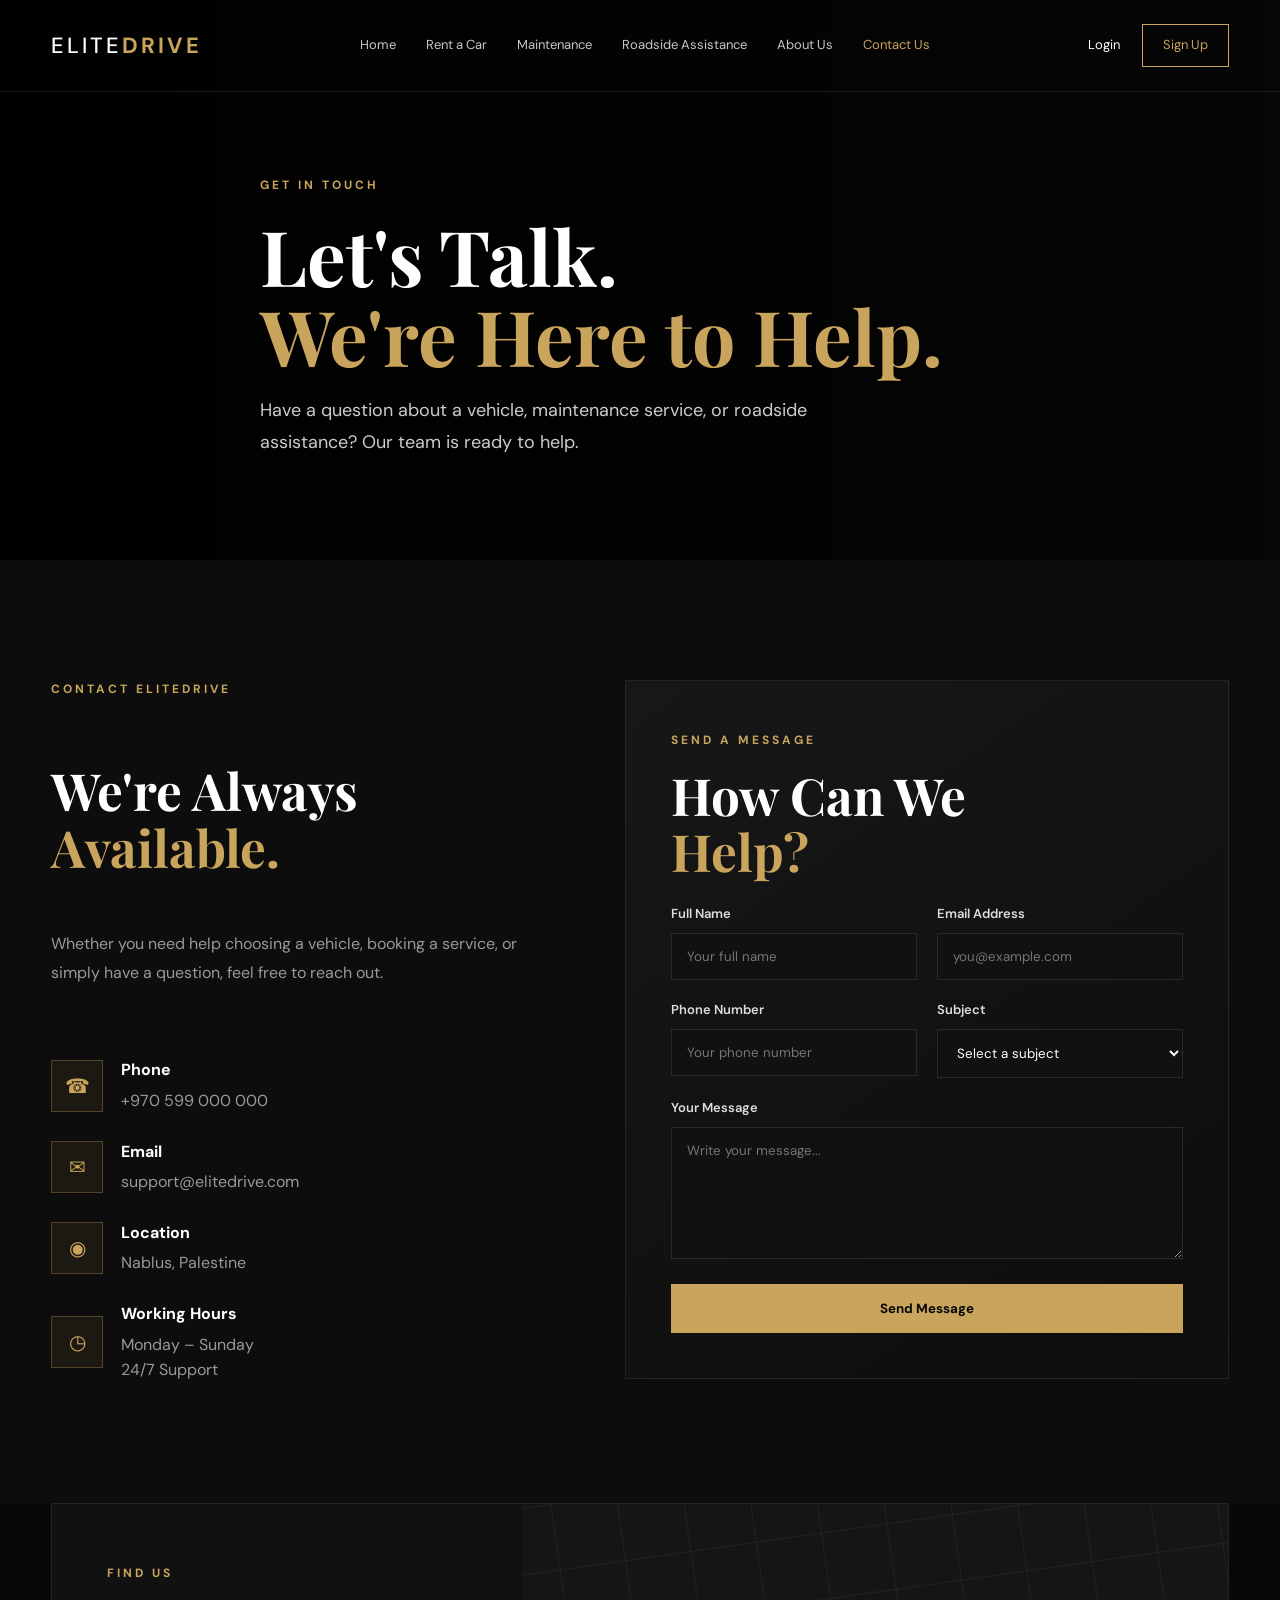
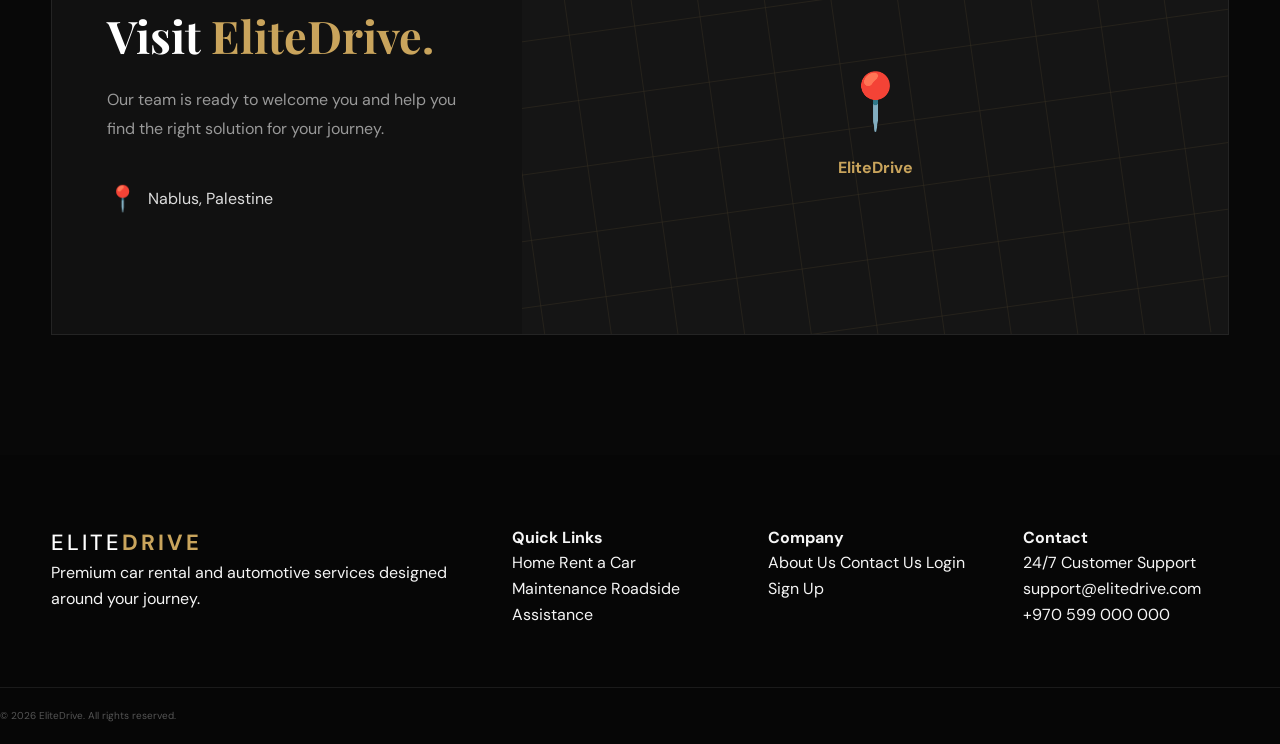
<file: contact.html>
<!DOCTYPE html>
<html lang="en">

<head>
    <meta charset="UTF-8">
    <meta name="viewport" content="width=device-width, initial-scale=1.0">

    <title>EliteDrive | Contact Us</title>

    <link rel="preconnect" href="https://fonts.googleapis.com">
    <link rel="preconnect" href="https://fonts.gstatic.com" crossorigin>

    <link
        href="https://fonts.googleapis.com/css2?family=DM+Sans:wght@400;500;600;700&family=Playfair+Display:wght@500;600;700&display=swap"
        rel="stylesheet">

    <link rel="stylesheet" href="style.css">
</head>

<body class="contact-page">

    <!-- ================= NAVBAR ================= -->

    <header class="navbar">

        <div class="container nav-container">

            <a href="index.html" class="logo">
                <span>ELITE</span><strong>DRIVE</strong>
            </a>

            <nav class="nav-links">

                <a href="index.html">Home</a>

                <a href="rent.html">Rent a Car</a>

                <a href="maintenance.html">Maintenance</a>

                <a href="roadside.html">Roadside Assistance</a>

                <a href="about.html">About Us</a>

                <a href="contact.html" class="active">
                    Contact Us
                </a>

            </nav>

            <div class="nav-actions">

                <a href="login.html" class="login-link">
                    Login
                </a>

                <a href="signup.html" class="nav-btn">
                    Sign Up
                </a>

            </div>

            <button class="menu-btn" id="menuBtn">
                ☰
            </button>

        </div>

    </header>


    <!-- ================= HERO ================= -->

    <section class="contact-hero">

        <div class="contact-hero-overlay"></div>

        <div class="container contact-hero-content">

            <span class="eyebrow">
                GET IN TOUCH
            </span>

            <h1>
                Let's Talk.
                <span>We're Here to Help.</span>
            </h1>

            <p>
                Have a question about a vehicle, maintenance service,
                or roadside assistance? Our team is ready to help.
            </p>

        </div>

    </section>


    <!-- ================= CONTACT SECTION ================= -->

    <section class="contact-section">

        <div class="container contact-grid">


            <!-- CONTACT INFO -->

            <div class="contact-info">

                <span class="eyebrow">
                    CONTACT ELITEDRIVE
                </span>

                <h2>
                    We're Always
                    <span>Available.</span>
                </h2>

                <p>
                    Whether you need help choosing a vehicle,
                    booking a service, or simply have a question,
                    feel free to reach out.
                </p>


                <div class="contact-details">

                    <div class="contact-detail">

                        <div class="contact-icon">
                            ☎
                        </div>

                        <div>
                            <strong>
                                Phone
                            </strong>

                            <p>
                                +970 599 000 000
                            </p>
                        </div>

                    </div>


                    <div class="contact-detail">

                        <div class="contact-icon">
                            ✉
                        </div>

                        <div>
                            <strong>
                                Email
                            </strong>

                            <p>
                                support@elitedrive.com
                            </p>
                        </div>

                    </div>


                    <div class="contact-detail">

                        <div class="contact-icon">
                            ◉
                        </div>

                        <div>
                            <strong>
                                Location
                            </strong>

                            <p>
                                Nablus, Palestine
                            </p>
                        </div>

                    </div>


                    <div class="contact-detail">

                        <div class="contact-icon">
                            ◷
                        </div>

                        <div>
                            <strong>
                                Working Hours
                            </strong>

                            <p>
                                Monday – Sunday
                                <br>
                                24/7 Support
                            </p>
                        </div>

                    </div>

                </div>

            </div>


            <!-- CONTACT FORM -->

            <div class="contact-form-box">

                <span class="eyebrow">
                    SEND A MESSAGE
                </span>

                <h2>
                    How Can We
                    <span>Help?</span>
                </h2>


                <form id="contactForm">

                    <div class="contact-form-grid">

                        <div class="contact-field">

                            <label>
                                Full Name
                            </label>

                            <input
                                type="text"
                                id="name"
                                placeholder="Your full name"
                                required>

                        </div>


                        <div class="contact-field">

                            <label>
                                Email Address
                            </label>

                            <input
                                type="email"
                                id="email"
                                placeholder="you@example.com"
                                required>

                        </div>


                        <div class="contact-field">

                            <label>
                                Phone Number
                            </label>

                            <input
                                type="tel"
                                id="contactPhone"
                                placeholder="Your phone number">

                        </div>


                        <div class="contact-field">

                            <label>
                                Subject
                            </label>

                            <select
                                id="subject"
                                required>

                                <option value="">
                                    Select a subject
                                </option>

                                <option value="Car Rental">
                                    Car Rental
                                </option>

                                <option value="Maintenance">
                                    Maintenance
                                </option>

                                <option value="Roadside Assistance">
                                    Roadside Assistance
                                </option>

                                <option value="General Question">
                                    General Question
                                </option>

                                <option value="Other">
                                    Other
                                </option>

                            </select>

                        </div>


                        <div class="contact-field full-field">

                            <label>
                                Your Message
                            </label>

                            <textarea
                                id="message"
                                rows="6"
                                placeholder="Write your message..."
                                required></textarea>

                        </div>

                    </div>


                    <button
                        type="submit"
                        class="contact-submit">

                        Send Message

                    </button>

                </form>

            </div>

        </div>

    </section>


    <!-- ================= MAP ================= -->

    <section class="contact-location">

        <div class="container">

            <div class="location-box">

                <div class="location-content">

                    <span class="eyebrow">
                        FIND US
                    </span>

                    <h2>
                        Visit
                        <span>EliteDrive.</span>
                    </h2>

                    <p>
                        Our team is ready to welcome you and
                        help you find the right solution for
                        your journey.
                    </p>

                    <div class="fake-map-pin">
                        <span>📍</span>
                        Nablus, Palestine
                    </div>

                </div>


                <div class="map-placeholder">

                    <div class="map-grid"></div>

                    <div class="map-pin">
                        📍
                    </div>

                    <span>
                        EliteDrive
                    </span>

                </div>

            </div>

        </div>

    </section>


    <!-- ================= FOOTER ================= -->

    <footer class="footer">

        <div class="container footer-grid">

            <div>

                <a href="index.html" class="logo">
                    <span>ELITE</span><strong>DRIVE</strong>
                </a>

                <p>
                    Premium car rental and automotive services
                    designed around your journey.
                </p>

            </div>


            <div>

                <h4>
                    Quick Links
                </h4>

                <a href="index.html">
                    Home
                </a>

                <a href="rent.html">
                    Rent a Car
                </a>

                <a href="maintenance.html">
                    Maintenance
                </a>

                <a href="roadside.html">
                    Roadside Assistance
                </a>

            </div>


            <div>

                <h4>
                    Company
                </h4>

                <a href="about.html">
                    About Us
                </a>

                <a href="contact.html">
                    Contact Us
                </a>

                <a href="login.html">
                    Login
                </a>

                <a href="signup.html">
                    Sign Up
                </a>

            </div>


            <div>

                <h4>
                    Contact
                </h4>

                <p>
                    24/7 Customer Support
                </p>

                <p>
                    support@elitedrive.com
                </p>

                <p>
                    +970 599 000 000
                </p>

            </div>

        </div>


        <div class="footer-bottom">

            © 2026 EliteDrive. All rights reserved.

        </div>

    </footer>


    <script src="script.js"></script>

</body>

</html>
</file>
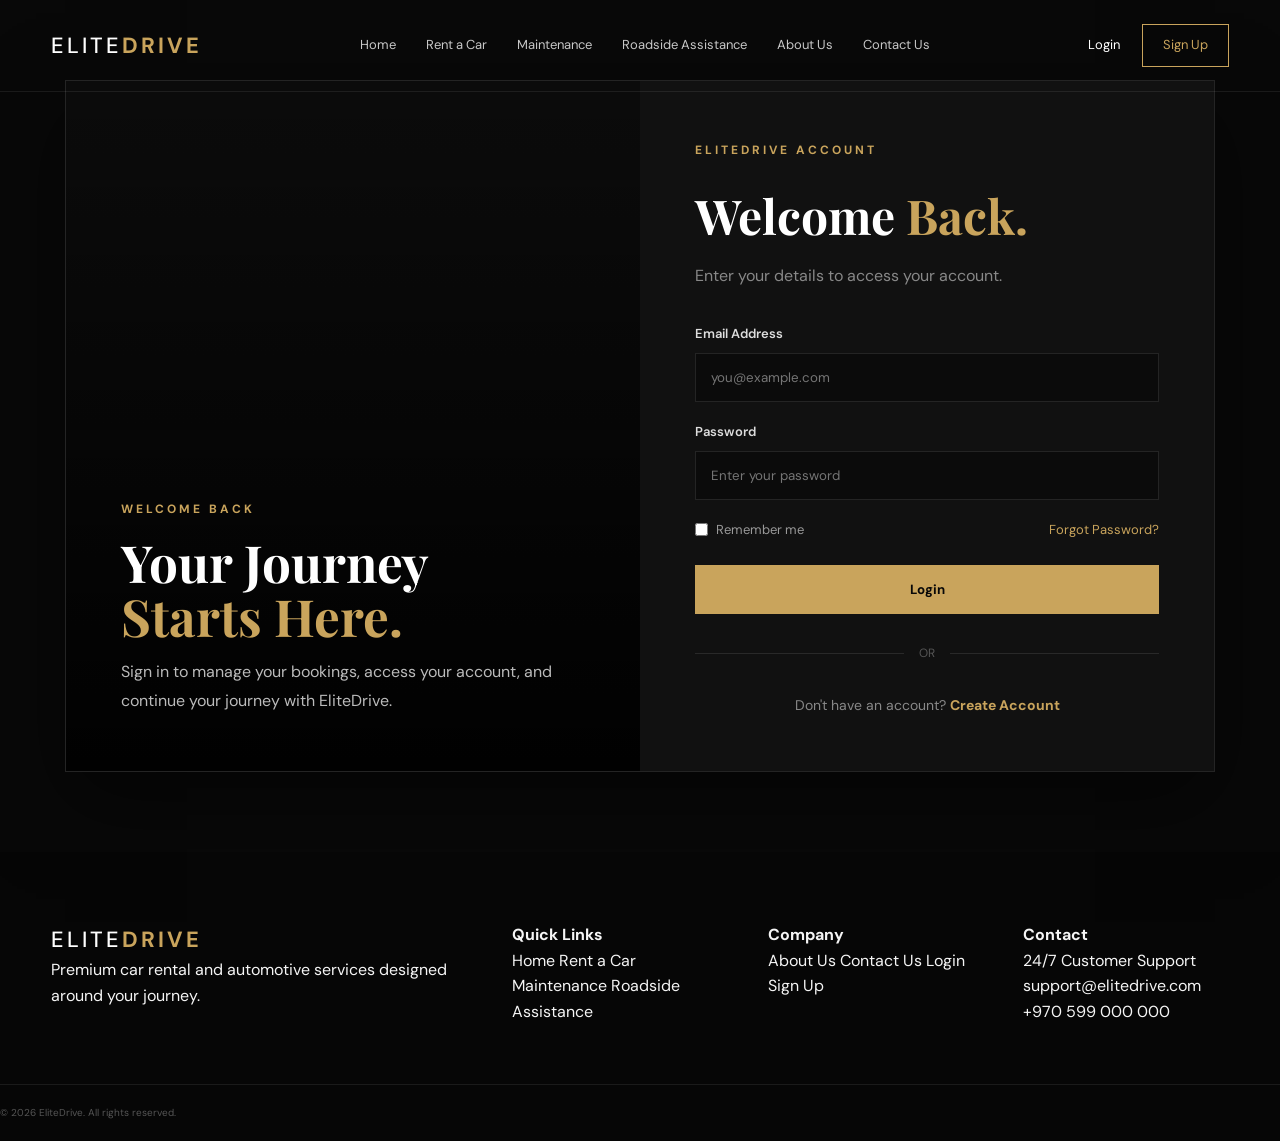
<file: login.html>
<!DOCTYPE html>
<html lang="en">

<head>
    <meta charset="UTF-8">
    <meta name="viewport" content="width=device-width, initial-scale=1.0">

    <title>EliteDrive | Login</title>

    <link rel="preconnect" href="https://fonts.googleapis.com">
    <link rel="preconnect" href="https://fonts.gstatic.com" crossorigin>

    <link
        href="https://fonts.googleapis.com/css2?family=DM+Sans:wght@400;500;600;700&family=Playfair+Display:wght@500;600;700&display=swap"
        rel="stylesheet">

    <link rel="stylesheet" href="style.css">
</head>

<body class="auth-page">

    <header class="navbar">

        <div class="container nav-container">

            <a href="index.html" class="logo">
                <span>ELITE</span><strong>DRIVE</strong>
            </a>

            <nav class="nav-links">

                <a href="index.html">Home</a>
                <a href="rent.html">Rent a Car</a>
                <a href="maintenance.html">Maintenance</a>
                <a href="roadside.html">Roadside Assistance</a>
                <a href="about.html">About Us</a>
                <a href="contact.html">Contact Us</a>

            </nav>

            <div class="nav-actions">

                <a href="login.html" class="login-link active">
                    Login
                </a>

                <a href="signup.html" class="nav-btn">
                    Sign Up
                </a>

            </div>

            <button class="menu-btn" id="menuBtn">
                ☰
            </button>

        </div>

    </header>


    <main class="auth-main">

        <div class="auth-container">

            <div class="auth-image">

                <div class="auth-image-overlay"></div>

                <div class="auth-image-content">

                    <span class="eyebrow">
                        WELCOME BACK
                    </span>

                    <h1>
                        Your Journey
                        <span>Starts Here.</span>
                    </h1>

                    <p>
                        Sign in to manage your bookings,
                        access your account, and continue
                        your journey with EliteDrive.
                    </p>

                </div>

            </div>


            <div class="auth-form-container">

                <div class="auth-form">

                    <span class="eyebrow">
                        ELITEDRIVE ACCOUNT
                    </span>

                    <h2>
                        Welcome <span>Back.</span>
                    </h2>

                    <p class="auth-subtitle">
                        Enter your details to access your account.
                    </p>


                    <form id="loginForm">

                        <div class="auth-field">

                            <label for="loginEmail">
                                Email Address
                            </label>

                            <input
                                type="email"
                                id="loginEmail"
                                placeholder="you@example.com"
                                required>

                        </div>


                        <div class="auth-field">

                            <label for="loginPassword">
                                Password
                            </label>

                            <input
                                type="password"
                                id="loginPassword"
                                placeholder="Enter your password"
                                required>

                        </div>


                        <div class="auth-options">

                            <label class="remember-me">

                                <input
                                    type="checkbox"
                                    id="rememberMe">

                                <span>
                                    Remember me
                                </span>

                            </label>

                            <a href="#" id="forgotPassword">
                                Forgot Password?
                            </a>

                        </div>


                        <button
                            type="submit"
                            class="auth-submit">

                            Login

                        </button>
<p id="loginMessage"></p>

                        
                    </form>


                    <div class="auth-divider">
                        <span>OR</span>
                    </div>


                    <p class="auth-switch">

                        Don't have an account?

                        <a href="signup.html">
                            Create Account
                        </a>

                    </p>

                </div>

            </div>

        </div>

    </main>


    <footer class="footer">

        <div class="container footer-grid">

            <div>

                <a href="index.html" class="logo">
                    <span>ELITE</span><strong>DRIVE</strong>
                </a>

                <p>
                    Premium car rental and automotive services
                    designed around your journey.
                </p>

            </div>


            <div>

                <h4>Quick Links</h4>

                <a href="index.html">Home</a>
                <a href="rent.html">Rent a Car</a>
                <a href="maintenance.html">Maintenance</a>
                <a href="roadside.html">Roadside Assistance</a>

            </div>


            <div>

                <h4>Company</h4>

                <a href="about.html">About Us</a>
                <a href="contact.html">Contact Us</a>
                <a href="login.html">Login</a>
                <a href="signup.html">Sign Up</a>

            </div>


            <div>

                <h4>Contact</h4>

                <p>24/7 Customer Support</p>
                <p>support@elitedrive.com</p>
                <p>+970 599 000 000</p>

            </div>

        </div>


        <div class="footer-bottom">

            © 2026 EliteDrive. All rights reserved.

        </div>

    </footer>


    <script src="script.js"></script>
    <script src="login.js"></script>

</body>

</html>
</file>
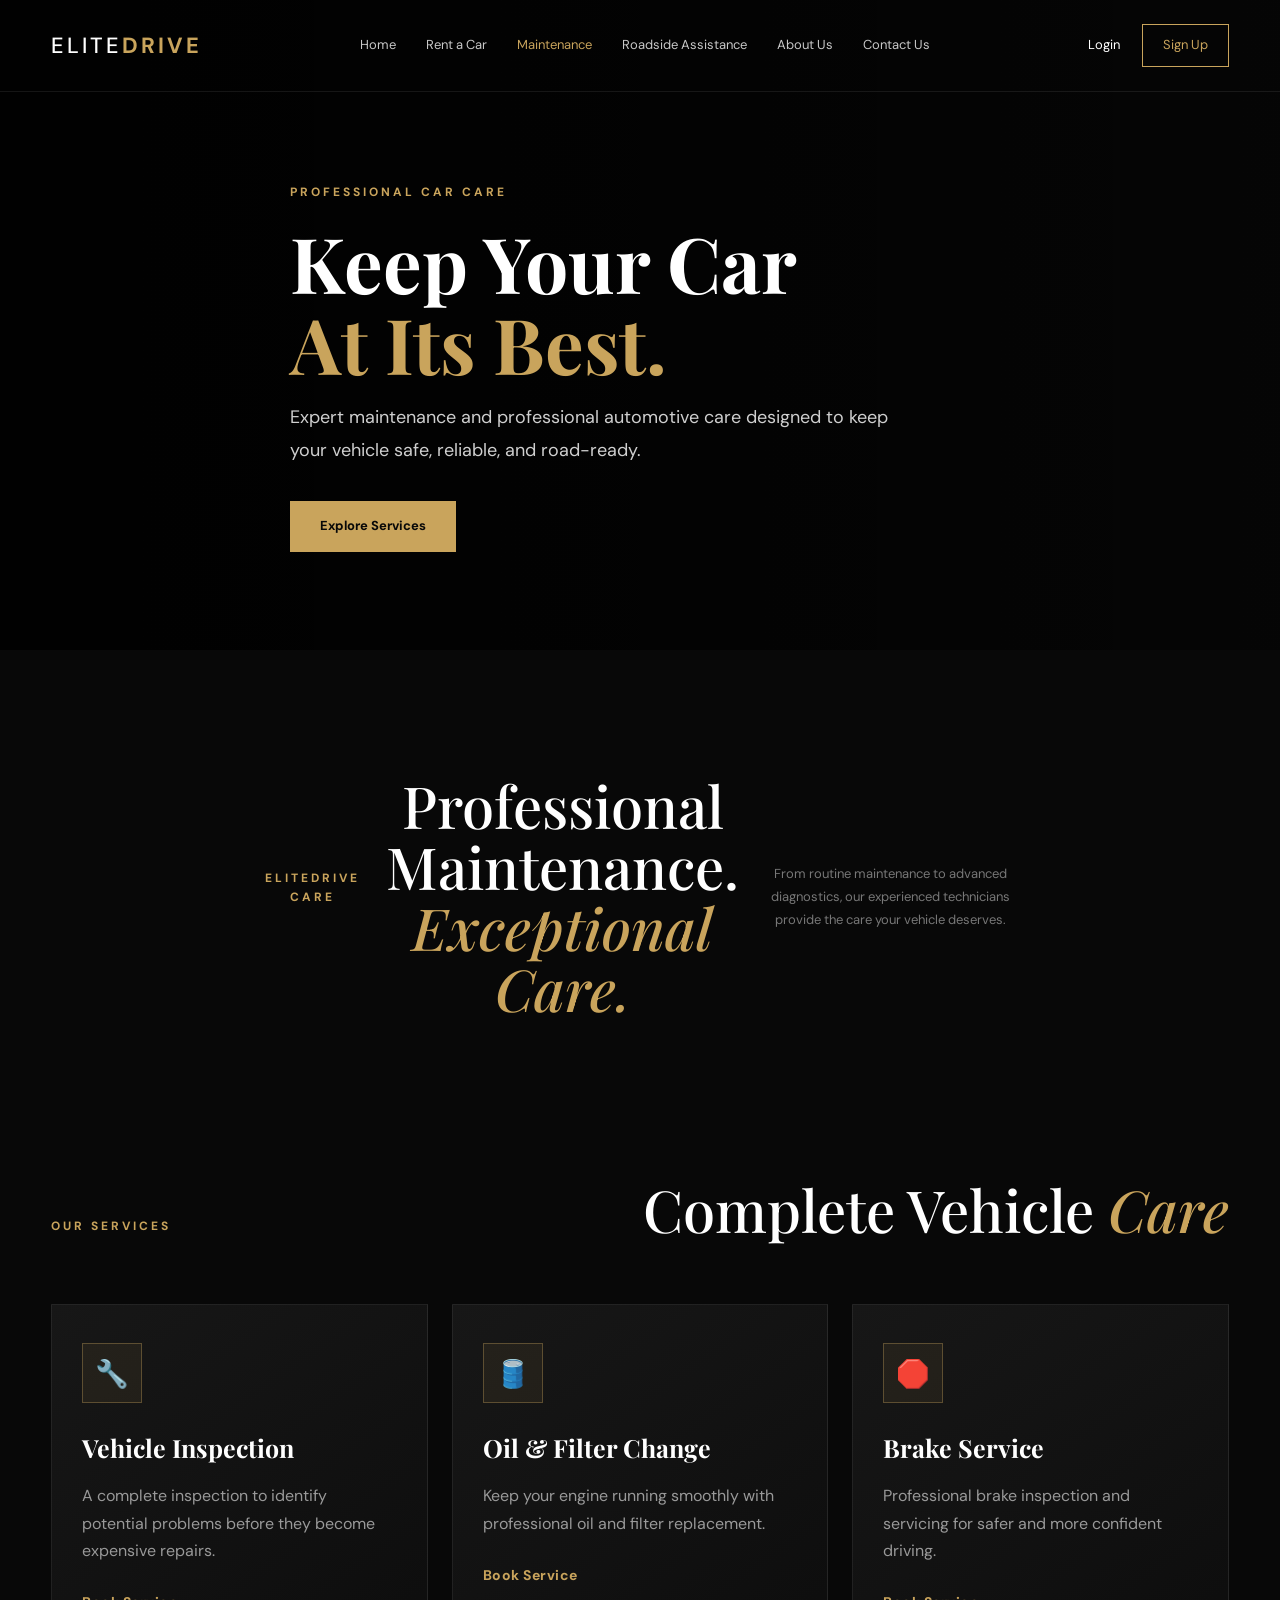
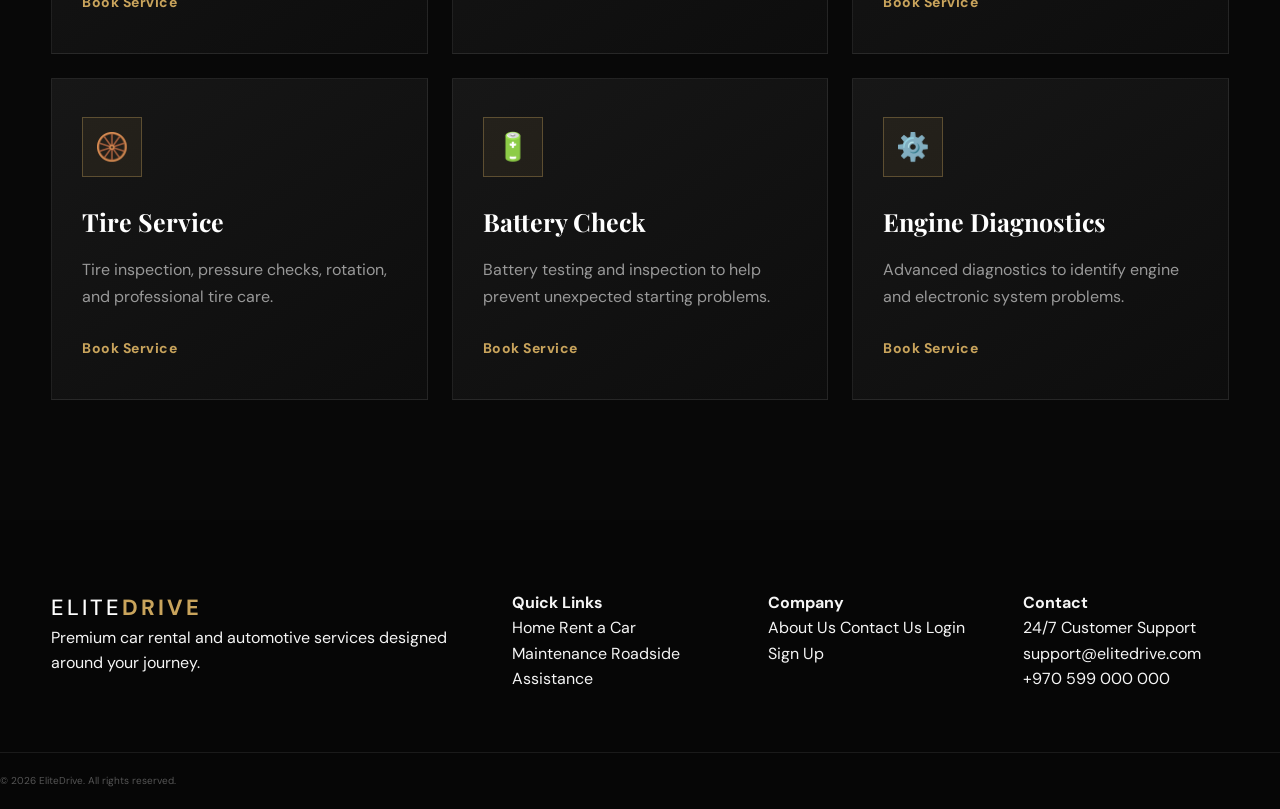
<file: maintenance.html>
<!DOCTYPE html>
<html lang="en">

<head>
    <meta charset="UTF-8">
    <meta name="viewport" content="width=device-width, initial-scale=1.0">

    <title>EliteDrive | Maintenance</title>

    <link rel="preconnect" href="https://fonts.googleapis.com">
    <link rel="preconnect" href="https://fonts.gstatic.com" crossorigin>

    <link
        href="https://fonts.googleapis.com/css2?family=DM+Sans:wght@400;500;600;700&family=Playfair+Display:wght@500;600;700&display=swap"
        rel="stylesheet">

    <link rel="stylesheet" href="style.css">
</head>

<body class="maintenance-page">

    <!-- ================= NAVBAR ================= -->

    <header class="navbar">
        <div class="container nav-container">

            <a href="index.html" class="logo">
                <span>ELITE</span><strong>DRIVE</strong>
            </a>

            <nav class="nav-links">

                <a href="index.html">Home</a>

                <a href="rent.html">Rent a Car</a>

                <a href="maintenance.html" class="active">
                    Maintenance
                </a>

                <a href="roadside.html">
                    Roadside Assistance
                </a>

                <a href="about.html">
                    About Us
                </a>

                <a href="contact.html">
                    Contact Us
                </a>

            </nav>

            <div class="nav-actions">

                <a href="login.html" class="login-link">
                    Login
                </a>

                <a href="signup.html" class="nav-btn">
                    Sign Up
                </a>

            </div>

            <button class="menu-btn" id="menuBtn">
                ☰
            </button>

        </div>
    </header>


    <!-- ================= HERO ================= -->

    <section class="maintenance-hero">

        <div class="maintenance-hero-overlay"></div>

        <div class="container maintenance-hero-content">

            <span class="eyebrow">
                PROFESSIONAL CAR CARE
            </span>

            <h1>
                Keep Your Car
                <span>At Its Best.</span>
            </h1>

            <p>
                Expert maintenance and professional automotive care
                designed to keep your vehicle safe, reliable, and road-ready.
            </p>

            <a href="#services" class="gold-btn">
                Explore Services
            </a>

        </div>

    </section>


    <!-- ================= INTRO ================= -->

    <section class="maintenance-intro">

        <div class="container">

            <div class="section-heading center">

                <span class="eyebrow">
                    ELITEDRIVE CARE
                </span>

                <h2>
                    Professional Maintenance.
                    <span>Exceptional Care.</span>
                </h2>

                <p>
                    From routine maintenance to advanced diagnostics,
                    our experienced technicians provide the care your
                    vehicle deserves.
                </p>

            </div>

        </div>

    </section>


    <!-- ================= SERVICES ================= -->

    <section class="maintenance-services" id="services">

        <div class="container">

            <div class="section-heading">

                <span class="eyebrow">
                    OUR SERVICES
                </span>

                <h2>
                    Complete Vehicle
                    <span>Care</span>
                </h2>

            </div>


            <div class="maintenance-grid">

                <!-- SERVICE 1 -->

                <div class="maintenance-card">

                    <div class="maintenance-icon">
                        🔧
                    </div>

                    <h3>
                        Vehicle Inspection
                    </h3>

                    <p>
                        A complete inspection to identify potential
                        problems before they become expensive repairs.
                    </p>

                    <button
                        class="service-btn"
                        onclick="openService('Vehicle Inspection')">
                        Book Service
                    </button>

                </div>


                <!-- SERVICE 2 -->

                <div class="maintenance-card">

                    <div class="maintenance-icon">
                        🛢️
                    </div>

                    <h3>
                        Oil & Filter Change
                    </h3>

                    <p>
                        Keep your engine running smoothly with
                        professional oil and filter replacement.
                    </p>

                    <button
                        class="service-btn"
                        onclick="openService('Oil & Filter Change')">
                        Book Service
                    </button>

                </div>


                <!-- SERVICE 3 -->

                <div class="maintenance-card">

                    <div class="maintenance-icon">
                        🛑
                    </div>

                    <h3>
                        Brake Service
                    </h3>

                    <p>
                        Professional brake inspection and servicing
                        for safer and more confident driving.
                    </p>

                    <button
                        class="service-btn"
                        onclick="openService('Brake Service')">
                        Book Service
                    </button>

                </div>


                <!-- SERVICE 4 -->

                <div class="maintenance-card">

                    <div class="maintenance-icon">
                        🛞
                    </div>

                    <h3>
                        Tire Service
                    </h3>

                    <p>
                        Tire inspection, pressure checks, rotation,
                        and professional tire care.
                    </p>

                    <button
                        class="service-btn"
                        onclick="openService('Tire Service')">
                        Book Service
                    </button>

                </div>


                <!-- SERVICE 5 -->

                <div class="maintenance-card">

                    <div class="maintenance-icon">
                        🔋
                    </div>

                    <h3>
                        Battery Check
                    </h3>

                    <p>
                        Battery testing and inspection to help prevent
                        unexpected starting problems.
                    </p>

                    <button
                        class="service-btn"
                        onclick="openService('Battery Check')">
                        Book Service
                    </button>

                </div>


                <!-- SERVICE 6 -->

                <div class="maintenance-card">

                    <div class="maintenance-icon">
                        ⚙️
                    </div>

                    <h3>
                        Engine Diagnostics
                    </h3>

                    <p>
                        Advanced diagnostics to identify engine and
                        electronic system problems.
                    </p>

                    <button
                        class="service-btn"
                        onclick="openService('Engine Diagnostics')">
                        Book Service
                    </button>

                </div>

            </div>

        </div>

    </section>


    <!-- ================= BOOKING MODAL ================= -->

    <div class="maintenance-modal" id="maintenanceModal">

        <div class="maintenance-modal-box">

            <button
                class="maintenance-close"
                onclick="closeMaintenanceModal()">
                ×
            </button>

            <span class="eyebrow">
                SERVICE APPOINTMENT
            </span>

            <h2>
                Book Your
                <span>Service</span>
            </h2>

            <p class="selected-service">
                Selected service:
                <strong id="selectedService">
                    Vehicle Inspection
                </strong>
            </p>


            <form id="maintenanceForm">

                <div class="maintenance-form-grid">

                    <div class="form-field">

                        <label>
                            Full Name
                        </label>

                        <input
                            type="text"
                            id="serviceName"
                            placeholder="Your full name"
                            required>

                    </div>


                    <div class="form-field">

                        <label>
                            Phone Number
                        </label>

                        <input
                            type="tel"
                            id="servicePhone"
                            placeholder="Your phone number"
                            required>

                    </div>


                    <div class="form-field">

                        <label>
                            Car Model
                        </label>

                        <input
                            type="text"
                            id="carModel"
                            placeholder="e.g. BMW 5 Series"
                            required>

                    </div>


                    <div class="form-field">

                        <label>
                            Service Date
                        </label>

                        <input
                            type="date"
                            id="serviceDate"
                            required>

                    </div>


                    <div class="form-field full-field">

                        <label>
                            Preferred Time
                        </label>

                        <select id="serviceTime" required>

                            <option value="">
                                Select a time
                            </option>

                            <option value="09:00 AM">
                                09:00 AM
                            </option>

                            <option value="10:00 AM">
                                10:00 AM
                            </option>

                            <option value="11:00 AM">
                                11:00 AM
                            </option>

                            <option value="12:00 PM">
                                12:00 PM
                            </option>

                            <option value="01:00 PM">
                                01:00 PM
                            </option>

                            <option value="02:00 PM">
                                02:00 PM
                            </option>

                            <option value="03:00 PM">
                                03:00 PM
                            </option>

                            <option value="04:00 PM">
                                04:00 PM
                            </option>

                            <option value="05:00 PM">
                                05:00 PM
                            </option>

                        </select>

                    </div>


                    <div class="form-field full-field">

                        <label>
                            Additional Notes
                        </label>

                        <textarea
                            id="serviceNotes"
                            rows="4"
                            placeholder="Tell us anything we should know about your vehicle...">
                        </textarea>

                    </div>

                </div>


                <button
                    type="submit"
                    class="maintenance-submit">

                    Confirm Appointment

                </button>

            </form>

        </div>

    </div>


    <!-- ================= FOOTER ================= -->

    <footer class="footer">

        <div class="container footer-grid">

            <div>

                <a href="index.html" class="logo">
                    <span>ELITE</span><strong>DRIVE</strong>
                </a>

                <p>
                    Premium car rental and automotive services
                    designed around your journey.
                </p>

            </div>


            <div>

                <h4>
                    Quick Links
                </h4>

                <a href="index.html">
                    Home
                </a>

                <a href="rent.html">
                    Rent a Car
                </a>

                <a href="maintenance.html">
                    Maintenance
                </a>

                <a href="roadside.html">
                    Roadside Assistance
                </a>

            </div>


            <div>

                <h4>
                    Company
                </h4>

                <a href="about.html">
                    About Us
                </a>

                <a href="contact.html">
                    Contact Us
                </a>

                <a href="login.html">
                    Login
                </a>

                <a href="signup.html">
                    Sign Up
                </a>

            </div>


            <div>

                <h4>
                    Contact
                </h4>

                <p>
                    24/7 Customer Support
                </p>

                <p>
                    support@elitedrive.com
                </p>

                <p>
                    +970 599 000 000
                </p>

            </div>

        </div>


        <div class="footer-bottom">

            © 2026 EliteDrive. All rights reserved.

        </div>

    </footer>


    <script src="script.js"></script>

    <script>
        // ================= SERVICE BOOKING =================

        const maintenanceModal =
            document.getElementById("maintenanceModal");

        const maintenanceForm =
            document.getElementById("maintenanceForm");

        const serviceDate =
            document.getElementById("serviceDate");

        let selectedMaintenanceService = "";


        // Minimum date = today

        const todayMaintenance =
            new Date().toISOString().split("T")[0];

        if (serviceDate) {
            serviceDate.min = todayMaintenance;
        }


        // Open booking modal

        function openService(service) {

            selectedMaintenanceService = service;

            document.getElementById("selectedService")
                .textContent = service;

            maintenanceModal.classList.add("active");

        }


        // Close booking modal

        function closeMaintenanceModal() {

            maintenanceModal.classList.remove("active");

        }


        // Submit booking

        maintenanceForm.addEventListener(
            "submit",
            function (event) {

                event.preventDefault();

                const name =
                    document.getElementById("serviceName").value.trim();

                const phone =
                    document.getElementById("servicePhone").value.trim();

                const car =
                    document.getElementById("carModel").value.trim();

                const date =
                    document.getElementById("serviceDate").value;

                const time =
                    document.getElementById("serviceTime").value;


                if (!name || !phone || !car || !date || !time) {

                    alert(
                        "Please complete all required fields."
                    );

                    return;

                }


                alert(
                    "Service Appointment Confirmed!\\n\\n" +

                    "Customer: " + name + "\\n" +

                    "Service: " +
                    selectedMaintenanceService + "\\n" +

                    "Vehicle: " + car + "\\n" +

                    "Date: " + date + "\\n" +

                    "Time: " + time + "\\n\\n" +

                    "We will contact you shortly to confirm your appointment."
                );


                maintenanceForm.reset();

                closeMaintenanceModal();

            }
        );


        // Close by clicking outside

        maintenanceModal.addEventListener(
            "click",
            function (event) {

                if (event.target === maintenanceModal) {

                    closeMaintenanceModal();

                }

            }
        );
    </script>

</body>

</html>
</file>
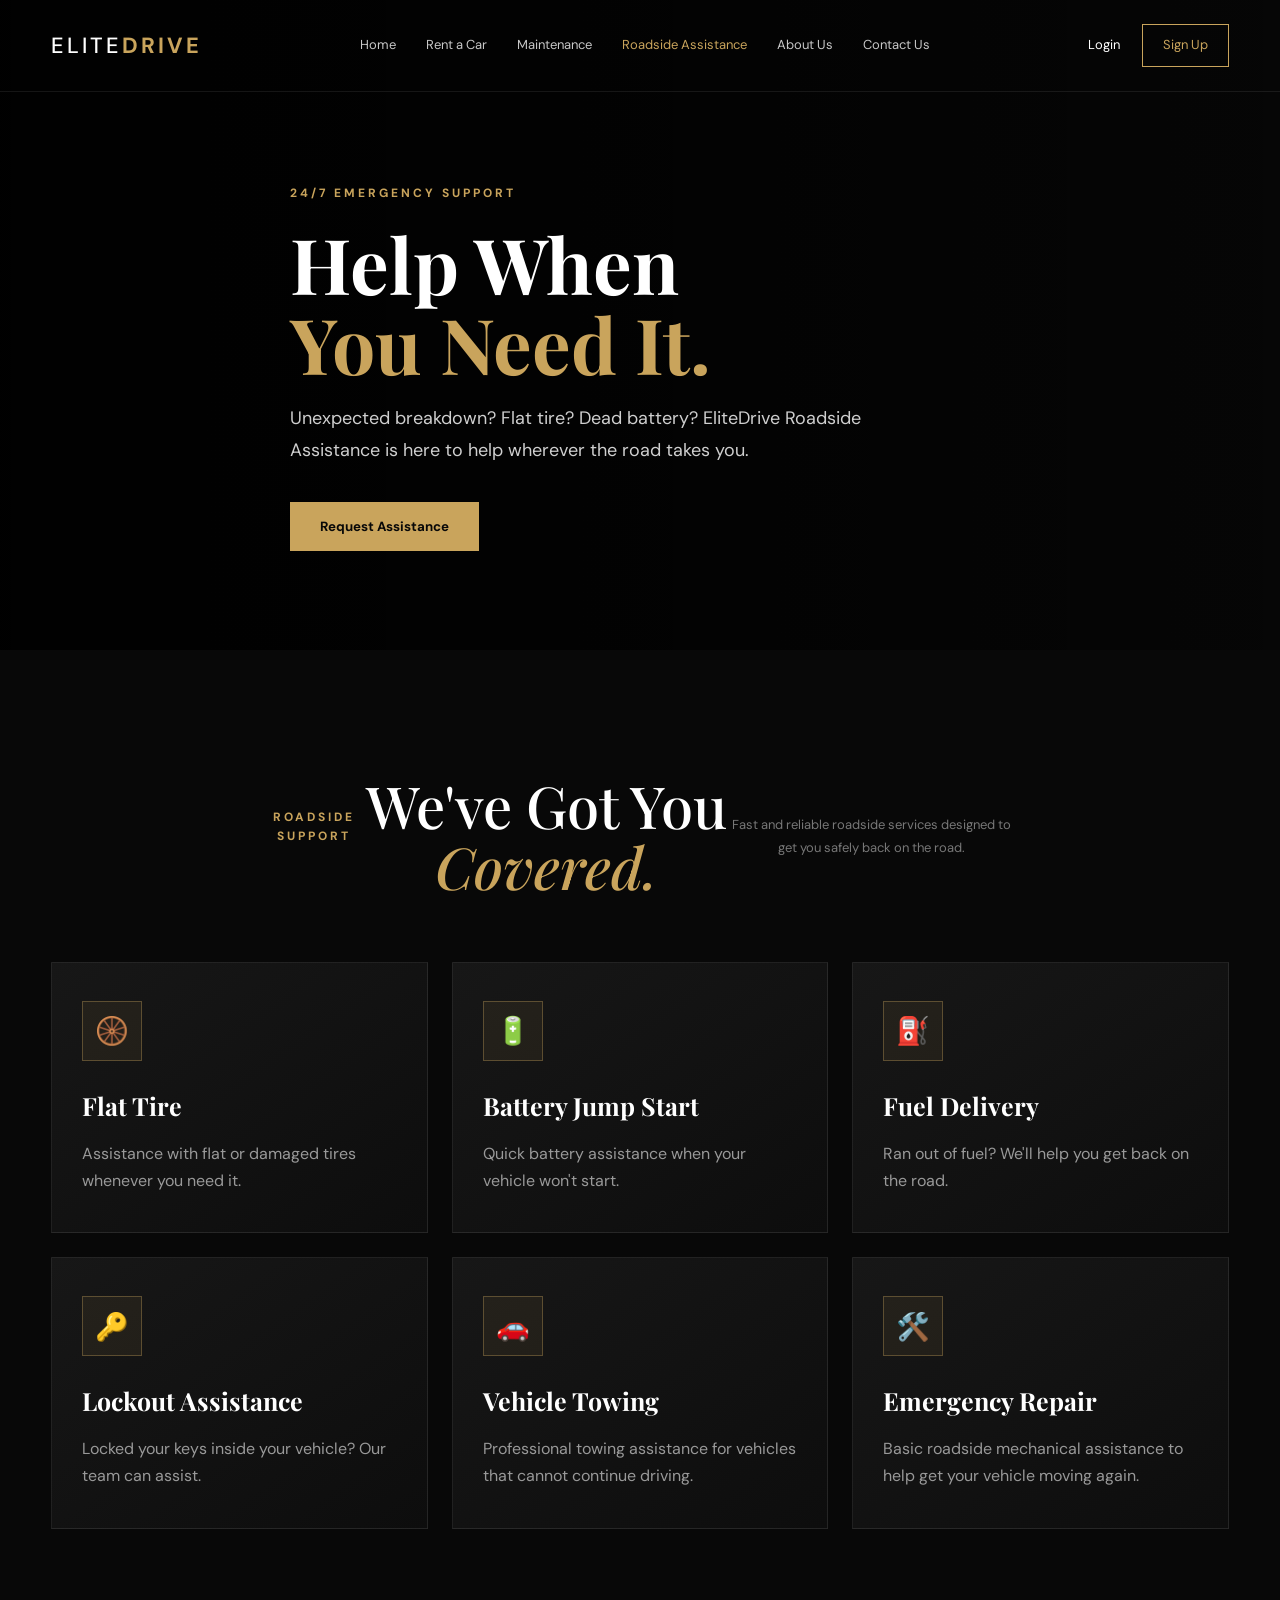
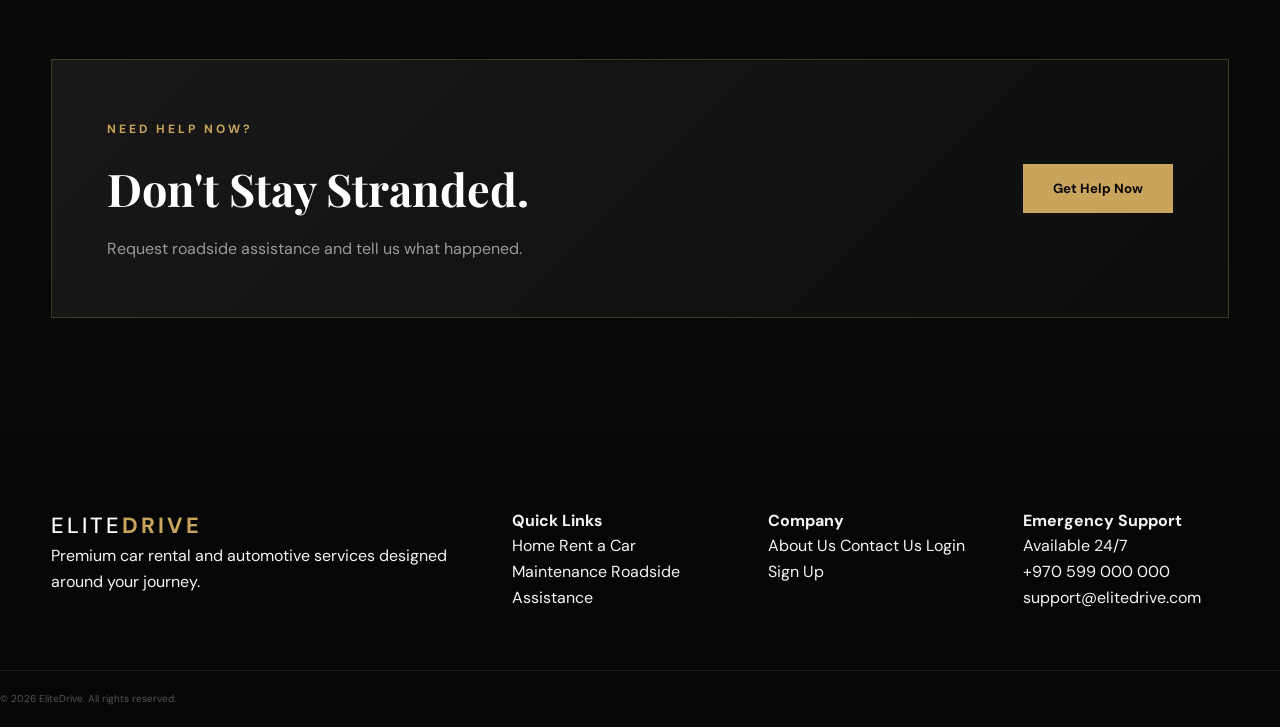
<file: roadside.html>
<!DOCTYPE html>
<html lang="en">

<head>
    <meta charset="UTF-8">
    <meta name="viewport" content="width=device-width, initial-scale=1.0">

    <title>EliteDrive | Roadside Assistance</title>

    <link rel="preconnect" href="https://fonts.googleapis.com">
    <link rel="preconnect" href="https://fonts.gstatic.com" crossorigin>

    <link
        href="https://fonts.googleapis.com/css2?family=DM+Sans:wght@400;500;600;700&family=Playfair+Display:wght@500;600;700&display=swap"
        rel="stylesheet">

    <link rel="stylesheet" href="style.css">
</head>

<body class="roadside-page">

    <!-- ================= NAVBAR ================= -->

    <header class="navbar">

        <div class="container nav-container">

            <a href="index.html" class="logo">
                <span>ELITE</span><strong>DRIVE</strong>
            </a>

            <nav class="nav-links">

                <a href="index.html">Home</a>

                <a href="rent.html">
                    Rent a Car
                </a>

                <a href="maintenance.html">
                    Maintenance
                </a>

                <a href="roadside.html" class="active">
                    Roadside Assistance
                </a>

                <a href="about.html">
                    About Us
                </a>

                <a href="contact.html">
                    Contact Us
                </a>

            </nav>

            <div class="nav-actions">

                <a href="login.html" class="login-link">
                    Login
                </a>

                <a href="signup.html" class="nav-btn">
                    Sign Up
                </a>

            </div>

            <button class="menu-btn" id="menuBtn">
                ☰
            </button>

        </div>

    </header>


    <!-- ================= HERO ================= -->

    <section class="roadside-hero">

        <div class="roadside-overlay"></div>

        <div class="container roadside-hero-content">

            <span class="eyebrow">
                24/7 EMERGENCY SUPPORT
            </span>

            <h1>
                Help When
                <span>You Need It.</span>
            </h1>

            <p>
                Unexpected breakdown? Flat tire? Dead battery?
                EliteDrive Roadside Assistance is here to help
                wherever the road takes you.
            </p>

            <button
                class="emergency-btn"
                onclick="openAssistance()">

                Request Assistance

            </button>

        </div>

    </section>


    <!-- ================= SERVICES ================= -->

    <section class="roadside-services">

        <div class="container">

            <div class="section-heading center">

                <span class="eyebrow">
                    ROADSIDE SUPPORT
                </span>

                <h2>
                    We've Got You
                    <span>Covered.</span>
                </h2>

                <p>
                    Fast and reliable roadside services designed
                    to get you safely back on the road.
                </p>

            </div>


            <div class="roadside-grid">

                <div class="roadside-card">

                    <div class="roadside-icon">
                        🛞
                    </div>

                    <h3>
                        Flat Tire
                    </h3>

                    <p>
                        Assistance with flat or damaged tires
                        whenever you need it.
                    </p>

                </div>


                <div class="roadside-card">

                    <div class="roadside-icon">
                        🔋
                    </div>

                    <h3>
                        Battery Jump Start
                    </h3>

                    <p>
                        Quick battery assistance when your vehicle
                        won't start.
                    </p>

                </div>


                <div class="roadside-card">

                    <div class="roadside-icon">
                        ⛽
                    </div>

                    <h3>
                        Fuel Delivery
                    </h3>

                    <p>
                        Ran out of fuel? We'll help you get back
                        on the road.
                    </p>

                </div>


                <div class="roadside-card">

                    <div class="roadside-icon">
                        🔑
                    </div>

                    <h3>
                        Lockout Assistance
                    </h3>

                    <p>
                        Locked your keys inside your vehicle?
                        Our team can assist.
                    </p>

                </div>


                <div class="roadside-card">

                    <div class="roadside-icon">
                        🚗
                    </div>

                    <h3>
                        Vehicle Towing
                    </h3>

                    <p>
                        Professional towing assistance for
                        vehicles that cannot continue driving.
                    </p>

                </div>


                <div class="roadside-card">

                    <div class="roadside-icon">
                        🛠️
                    </div>

                    <h3>
                        Emergency Repair
                    </h3>

                    <p>
                        Basic roadside mechanical assistance
                        to help get your vehicle moving again.
                    </p>

                </div>

            </div>

        </div>

    </section>


    <!-- ================= EMERGENCY CTA ================= -->

    <section class="roadside-cta">

        <div class="container">

            <div class="roadside-cta-box">

                <div>

                    <span class="eyebrow">
                        NEED HELP NOW?
                    </span>

                    <h2>
                        Don't Stay Stranded.
                    </h2>

                    <p>
                        Request roadside assistance and
                        tell us what happened.
                    </p>

                </div>

                <button
                    class="emergency-btn"
                    onclick="openAssistance()">

                    Get Help Now

                </button>

            </div>

        </div>

    </section>


    <!-- ================= ASSISTANCE MODAL ================= -->

    <div
        class="assistance-modal"
        id="assistanceModal">

        <div class="assistance-modal-box">

            <button
                class="assistance-close"
                onclick="closeAssistance()">

                ×

            </button>


            <span class="eyebrow">
                EMERGENCY REQUEST
            </span>

            <h2>
                Request
                <span>Assistance</span>
            </h2>

            <p class="assistance-subtitle">
                Please provide your details and tell us
                what happened.
            </p>


            <form id="assistanceForm">

                <div class="assistance-form-grid">

                    <div class="form-field">

                        <label>
                            Full Name
                        </label>

                        <input
                            type="text"
                            id="assistanceName"
                            placeholder="Your full name"
                            required>

                    </div>


                    <div class="form-field">

                        <label>
                            Phone Number
                        </label>

                        <input
                            type="tel"
                            id="assistancePhone"
                            placeholder="Your phone number"
                            required>

                    </div>


                    <div class="form-field full-field">

                        <label>
                            Vehicle Model
                        </label>

                        <input
                            type="text"
                            id="assistanceVehicle"
                            placeholder="e.g. Mercedes C-Class"
                            required>

                    </div>


                    <div class="form-field full-field">

                        <label>
                            Problem
                        </label>

                        <select
                            id="assistanceProblem"
                            required>

                            <option value="">
                                Select the problem
                            </option>

                            <option value="Flat Tire">
                                Flat Tire
                            </option>

                            <option value="Dead Battery">
                                Dead Battery
                            </option>

                            <option value="Out of Fuel">
                                Out of Fuel
                            </option>

                            <option value="Locked Out">
                                Locked Out
                            </option>

                            <option value="Vehicle Breakdown">
                                Vehicle Breakdown
                            </option>

                            <option value="Accident / Towing">
                                Accident / Towing
                            </option>

                            <option value="Other">
                                Other
                            </option>

                        </select>

                    </div>


                    <div class="form-field full-field">

                        <label>
                            Current Location
                        </label>

                        <input
                            type="text"
                            id="assistanceLocation"
                            placeholder="Enter your current location"
                            required>

                    </div>


                    <div class="form-field full-field">

                        <label>
                            Additional Details
                        </label>

                        <textarea
                            id="assistanceDetails"
                            rows="4"
                            placeholder="Describe the situation..."></textarea>

                    </div>

                </div>


                <button
                    type="submit"
                    class="assistance-submit">

                    Send Assistance Request

                </button>

            </form>

        </div>

    </div>


    <!-- ================= FOOTER ================= -->

    <footer class="footer">

        <div class="container footer-grid">

            <div>

                <a href="index.html" class="logo">
                    <span>ELITE</span><strong>DRIVE</strong>
                </a>

                <p>
                    Premium car rental and automotive services
                    designed around your journey.
                </p>

            </div>


            <div>

                <h4>
                    Quick Links
                </h4>

                <a href="index.html">
                    Home
                </a>

                <a href="rent.html">
                    Rent a Car
                </a>

                <a href="maintenance.html">
                    Maintenance
                </a>

                <a href="roadside.html">
                    Roadside Assistance
                </a>

            </div>


            <div>

                <h4>
                    Company
                </h4>

                <a href="about.html">
                    About Us
                </a>

                <a href="contact.html">
                    Contact Us
                </a>

                <a href="login.html">
                    Login
                </a>

                <a href="signup.html">
                    Sign Up
                </a>

            </div>


            <div>

                <h4>
                    Emergency Support
                </h4>

                <p>
                    Available 24/7
                </p>

                <p>
                    +970 599 000 000
                </p>

                <p>
                    support@elitedrive.com
                </p>

            </div>

        </div>


        <div class="footer-bottom">

            © 2026 EliteDrive. All rights reserved.

        </div>

    </footer>


    <script src="script.js"></script>


    <script>

        // ================= ASSISTANCE MODAL =================

        const assistanceModal =
            document.getElementById("assistanceModal");

        const assistanceForm =
            document.getElementById("assistanceForm");


        function openAssistance() {

            assistanceModal.classList.add("active");

        }


        function closeAssistance() {

            assistanceModal.classList.remove("active");

        }


        // ================= SUBMIT REQUEST =================

        assistanceForm.addEventListener(
            "submit",
            function (event) {

                event.preventDefault();


                const name =
                    document.getElementById("assistanceName")
                        .value.trim();

                const phone =
                    document.getElementById("assistancePhone")
                        .value.trim();

                const vehicle =
                    document.getElementById("assistanceVehicle")
                        .value.trim();

                const problem =
                    document.getElementById("assistanceProblem")
                        .value;

                const location =
                    document.getElementById("assistanceLocation")
                        .value.trim();


                if (
                    !name ||
                    !phone ||
                    !vehicle ||
                    !problem ||
                    !location
                ) {

                    alert(
                        "Please complete all required fields."
                    );

                    return;

                }


                alert(
"Assistance Request Submitted!\n\n" +
                 "Customer: " + name + "\n" +
"Vehicle: " + vehicle + "\n" +
"Problem: " + problem + "\n" +
"Location: " + location + "\n\n" +
"Our roadside assistance team will contact you shortly."
            );


                assistanceForm.reset();

                closeAssistance();

            }
        );


        // Close modal by clicking outside

        assistanceModal.addEventListener(
            "click",
            function (event) {

                if (event.target === assistanceModal) {

                    closeAssistance();

                }

            }
        );

    </script>

</body>

</html>
</file>
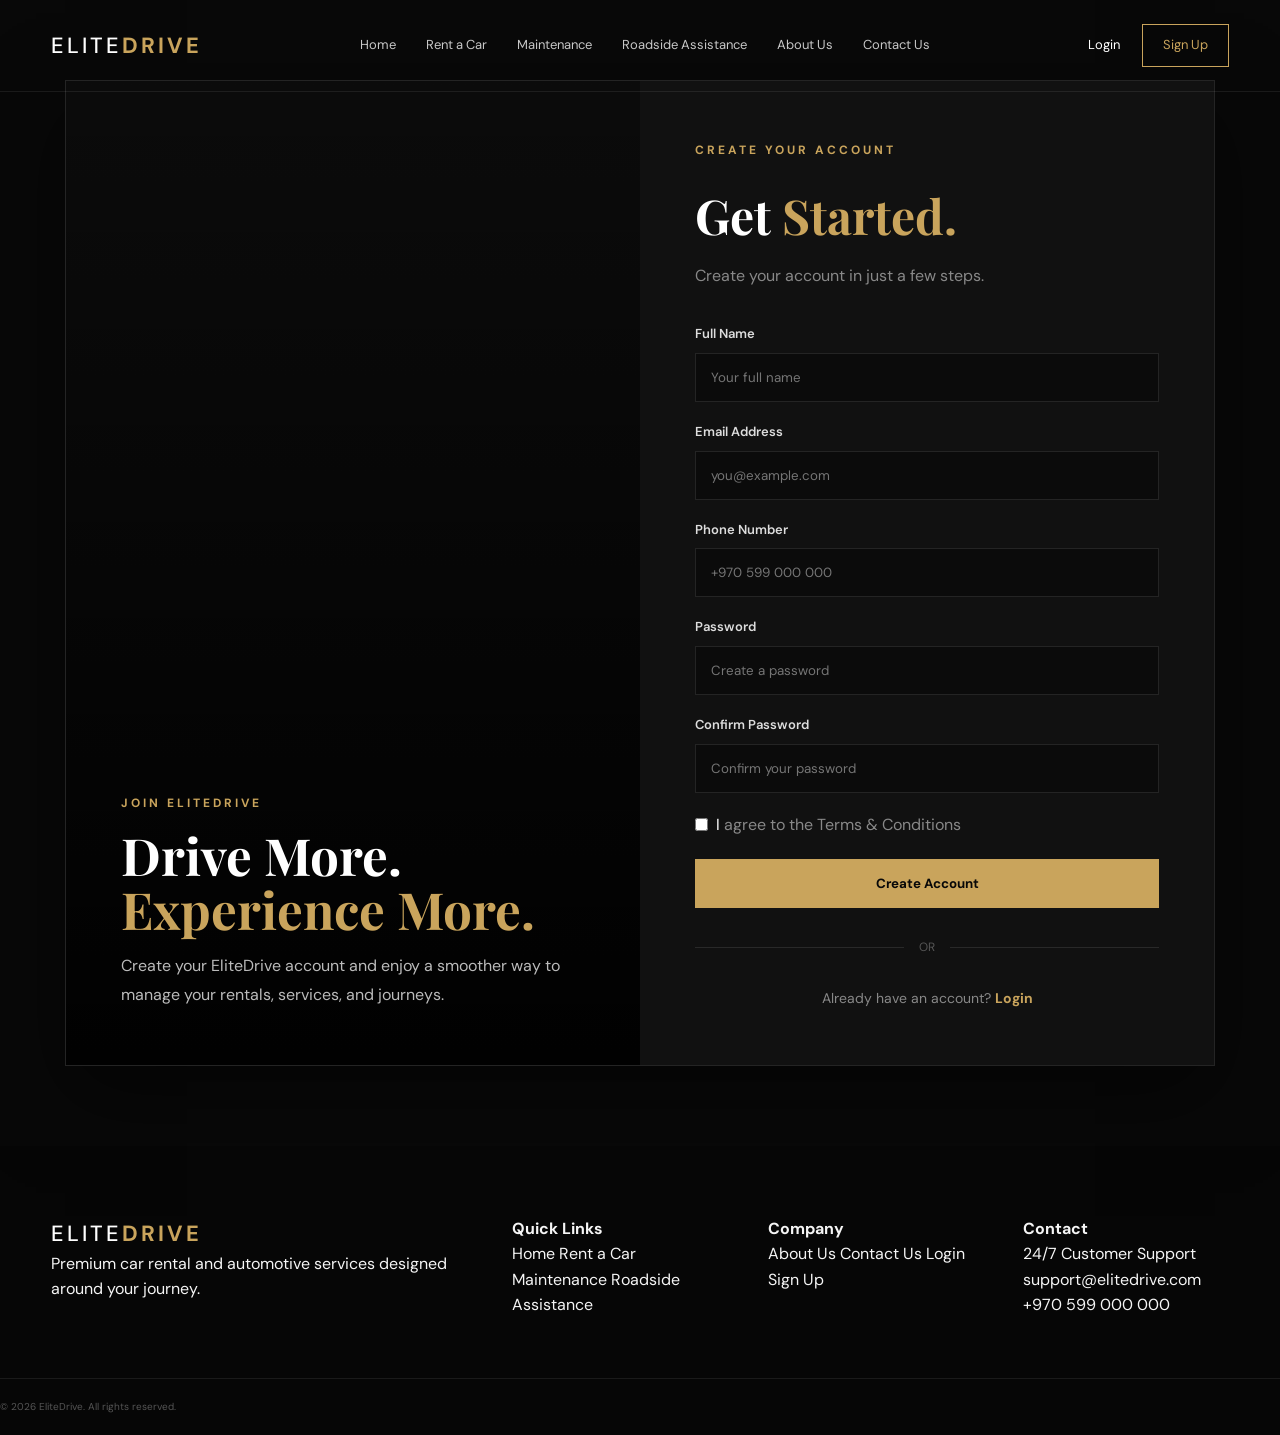
<file: signup.html>
<!DOCTYPE html>
<html lang="en">

<head>
    <meta charset="UTF-8">
    <meta name="viewport" content="width=device-width, initial-scale=1.0">

    <title>EliteDrive | Sign Up</title>

    <link rel="preconnect" href="https://fonts.googleapis.com">
    <link rel="preconnect" href="https://fonts.gstatic.com" crossorigin>

    <link
        href="https://fonts.googleapis.com/css2?family=DM+Sans:wght@400;500;600;700&family=Playfair+Display:wght@500;600;700&display=swap"
        rel="stylesheet">

    <link rel="stylesheet" href="style.css">
</head>

<body class="auth-page">

    <header class="navbar">

        <div class="container nav-container">

            <a href="index.html" class="logo">
                <span>ELITE</span><strong>DRIVE</strong>
            </a>

            <nav class="nav-links">

                <a href="index.html">Home</a>
                <a href="rent.html">Rent a Car</a>
                <a href="maintenance.html">Maintenance</a>
                <a href="roadside.html">Roadside Assistance</a>
                <a href="about.html">About Us</a>
                <a href="contact.html">Contact Us</a>

            </nav>

            <div class="nav-actions">

                <a href="login.html" class="login-link">
                    Login
                </a>

                <a href="signup.html" class="nav-btn">
                    Sign Up
                </a>

            </div>

            <button class="menu-btn" id="menuBtn">
                ☰
            </button>

        </div>

    </header>


    <main class="auth-main">

        <div class="auth-container">

            <div class="auth-image">

                <div class="auth-image-overlay"></div>

                <div class="auth-image-content">

                    <span class="eyebrow">
                        JOIN ELITEDRIVE
                    </span>

                    <h1>
                        Drive More.
                        <span>Experience More.</span>
                    </h1>

                    <p>
                        Create your EliteDrive account and
                        enjoy a smoother way to manage your
                        rentals, services, and journeys.
                    </p>

                </div>

            </div>


            <div class="auth-form-container">

                <div class="auth-form">

                    <span class="eyebrow">
                        CREATE YOUR ACCOUNT
                    </span>

                    <h2>
                        Get <span>Started.</span>
                    </h2>

                    <p class="auth-subtitle">
                        Create your account in just a few steps.
                    </p>


                    <form id="signupForm">

                        <div class="auth-field">

                            <label for="signupName">
                                Full Name
                            </label>

                            <input
                                type="text"
                                id="signupName"
                                name="full_name"
                                placeholder="Your full name"
                                minlength="2"
                                required>

                        </div>


                        <div class="auth-field">

                            <label for="signupEmail">
                                Email Address
                            </label>

                          <input
    type="email"
    id="signupEmail"
    name="email"
    placeholder="you@example.com"
    required>
                        </div>


                        <div class="auth-field">

                            <label for="signupPhone">
                                Phone Number
                            </label>

                           <input
    type="tel"
    id="signupPhone"
    name="phone"
    placeholder="+970 599 000 000"
    required>

                        </div>


                        <div class="auth-field">

                            <label for="signupPassword">
                                Password
                            </label>
<input
    type="password"
    id="signupPassword"
    name="password"
    placeholder="Create a password"
    minlength="6"
    required>

                        </div>


                        <div class="auth-field">

                            <label for="confirmPassword">
                                Confirm Password
                            </label>

                            <input
                                type="password"
                                id="confirmPassword"
                                placeholder="Confirm your password"
                                minlength="6"
                                required>

                        </div>


                        <label class="remember-me signup-terms">

                            <input
                                type="checkbox"
                                id="terms"
                                required>

                            <span>
                                I agree to the Terms & Conditions
                            </span>

                        </label>


                        <button
                            type="submit"
                            class="auth-submit">

                            Create Account

                        </button>

                    </form>


                    <div class="auth-divider">
                        <span>OR</span>
                    </div>


                    <p class="auth-switch">

                        Already have an account?

                        <a href="login.html">
                            Login
                        </a>

                    </p>

                </div>

            </div>

        </div>

    </main>


    <footer class="footer">

        <div class="container footer-grid">

            <div>

                <a href="index.html" class="logo">
                    <span>ELITE</span><strong>DRIVE</strong>
                </a>

                <p>
                    Premium car rental and automotive services
                    designed around your journey.
                </p>

            </div>


            <div>

                <h4>Quick Links</h4>

                <a href="index.html">Home</a>
                <a href="rent.html">Rent a Car</a>
                <a href="maintenance.html">Maintenance</a>
                <a href="roadside.html">Roadside Assistance</a>

            </div>


            <div>

                <h4>Company</h4>

                <a href="about.html">About Us</a>
                <a href="contact.html">Contact Us</a>
                <a href="login.html">Login</a>
                <a href="signup.html">Sign Up</a>

            </div>


            <div>

                <h4>Contact</h4>

                <p>24/7 Customer Support</p>
                <p>support@elitedrive.com</p>
                <p>+970 599 000 000</p>

            </div>

        </div>


        <div class="footer-bottom">

            © 2026 EliteDrive. All rights reserved.

        </div>

    </footer>


<script src="script.js"></script>
<script>
document.getElementById("signupForm").addEventListener("submit", async function(e) {
    e.preventDefault();
    alert("Button works!");

    const fullName = document.getElementById("signupName").value.trim();
    const email = document.getElementById("signupEmail").value.trim();
    const phone = document.getElementById("signupPhone").value.trim();
    const password = document.getElementById("signupPassword").value;
    const confirmPassword = document.getElementById("confirmPassword").value;

    if (password !== confirmPassword) {
        alert("Passwords do not match.");
        return;
    }

    try {
        console.log("Sending request to server...");
        const response = await fetch("http://localhost:3000/api/signup", {
            method: "POST",
            headers: {
                "Content-Type": "application/json"
            },
            body: JSON.stringify({
                full_name: fullName,
                email: email,
                phone: phone,
                password: password
            })
        });

        const result = await response.json();

        if (response.ok) {
            alert("Account created successfully!");
            document.getElementById("signupForm").reset();
            window.location.href = "login.html";
        } else {
            alert(result.message);
        }

    } catch (error) {
        console.error(error);
        alert("Unable to connect to the server.");
    }
});
</script>


</body>
</html>
</body>

</html>
</file>
<file: style.css>
* {
    margin: 0;
    padding: 0;
    box-sizing: border-box;
}

html {
    scroll-behavior: smooth;
}

body {
    font-family: "DM Sans", sans-serif;
    background: #0a0a0a;
    color: #f5f5f5;
    line-height: 1.6;
}

a {
    text-decoration: none;
    color: inherit;
}

button,
input,
select,
textarea {
    font-family: inherit;
}

.container {
    width: min(1180px, 92%);
    margin: auto;
}


/* ================= COLORS ================= */

:root {
    --black: #080808;
    --dark: #101010;
    --dark-2: #151515;
    --gold: #c9a45c;
    --gold-light: #e3c47a;
    --white: #ffffff;
    --gray: #999999;
    --border: rgba(255,255,255,0.08);
}


/* ================= NAVBAR ================= */

.navbar {
    position: absolute;
    top: 0;
    left: 0;
    width: 100%;
    z-index: 1000;
    padding: 24px 0;
    border-bottom: 1px solid rgba(255,255,255,0.08);
}

.nav-container {
    display: flex;
    align-items: center;
    justify-content: space-between;
}

.logo {
    font-size: 22px;
    letter-spacing: 3px;
    font-weight: 500;
}

.logo span {
    color: white;
}

.logo strong {
    color: var(--gold);
    font-weight: 700;
}

.nav-links {
    display: flex;
    gap: 30px;
}

.nav-links a {
    color: #c8c8c8;
    font-size: 13px;
    transition: 0.3s;
}

.nav-links a:hover,
.nav-links a.active {
    color: var(--gold);
}

.nav-actions {
    display: flex;
    align-items: center;
    gap: 22px;
}

.login-link {
    color: white;
    font-size: 13px;
}

.nav-btn {
    padding: 10px 20px;
    border: 1px solid var(--gold);
    color: var(--gold);
    font-size: 13px;
    transition: 0.3s;
}

.nav-btn:hover {
    background: var(--gold);
    color: #000;
}

.menu-btn {
    display: none;
    background: none;
    border: none;
    color: white;
    font-size: 25px;
}


/* ================= HERO ================= */

.hero {
    height: 820px;
    min-height: 700px;
    position: relative;
    display: flex;
    align-items: center;
    background:
        url("https://images.unsplash.com/photo-1503376780353-7e6692767b70?auto=format&fit=crop&w=2200&q=90")
        center / cover;
}

.hero-overlay {
    position: absolute;
    inset: 0;
    background:
        linear-gradient(
            90deg,
            rgba(0,0,0,0.92) 0%,
            rgba(0,0,0,0.65) 45%,
            rgba(0,0,0,0.2) 100%
        );
}

.hero-content {
    position: relative;
    z-index: 2;
}

.hero-text {
    max-width: 620px;
    padding-top: 80px;
}

.small-title,
.section-label {
    display: inline-block;
    color: var(--gold);
    letter-spacing: 4px;
    font-size: 11px;
    font-weight: 600;
    margin-bottom: 18px;
}

.hero h1 {
    font-family: "Playfair Display", serif;
    font-size: clamp(65px, 8vw, 105px);
    line-height: 0.95;
    font-weight: 500;
    margin-bottom: 30px;
}

.hero h1 span,
.section-heading h2 span,
.about-content h2 span,
.cta-content h2 span {
    color: var(--gold);
    font-style: italic;
}

.hero p {
    color: #c2c2c2;
    max-width: 500px;
    font-size: 17px;
    margin-bottom: 38px;
}

.hero-buttons {
    display: flex;
    gap: 15px;
}

.gold-btn {
    display: inline-flex;
    align-items: center;
    gap: 25px;
    background: var(--gold);
    color: #080808;
    padding: 15px 25px;
    font-size: 13px;
    font-weight: 700;
    border: none;
    cursor: pointer;
    transition: 0.3s;
}

.gold-btn:hover {
    background: var(--gold-light);
    transform: translateY(-2px);
}

.outline-btn {
    padding: 14px 25px;
    border: 1px solid rgba(255,255,255,0.35);
    font-size: 13px;
    transition: 0.3s;
}

.outline-btn:hover {
    border-color: var(--gold);
    color: var(--gold);
}

.hero-bottom {
    position: absolute;
    bottom: 0;
    left: 0;
    width: 100%;
    display: flex;
    justify-content: center;
    gap: 90px;
    padding: 24px;
    background: rgba(0,0,0,0.65);
    border-top: 1px solid rgba(255,255,255,0.1);
    backdrop-filter: blur(10px);
    z-index: 3;
}

.hero-bottom div {
    display: flex;
    align-items: center;
    gap: 12px;
}

.hero-bottom strong {
    font-family: "Playfair Display", serif;
    font-size: 25px;
    color: var(--gold);
}

.hero-bottom span {
    color: #aaa;
    font-size: 11px;
}


/* ================= BOOKING ================= */

.booking-wrapper {
    position: relative;
    margin-top: -55px;
    z-index: 10;
}

.booking-card {
    background: #141414;
    border: 1px solid rgba(201,164,92,0.25);
    padding: 28px;
    box-shadow: 0 25px 70px rgba(0,0,0,0.4);
}

.booking-title {
    display: flex;
    align-items: center;
    gap: 15px;
    margin-bottom: 22px;
}

.booking-title > span {
    color: var(--gold);
    font-size: 12px;
}

.booking-title h3 {
    font-family: "Playfair Display", serif;
    font-size: 20px;
}

.booking-title p {
    color: #777;
    font-size: 11px;
}

.booking-fields {
    display: grid;
    grid-template-columns: 1.2fr 1fr 1fr auto;
    gap: 12px;
}

.booking-field {
    background: #0d0d0d;
    padding: 12px 15px;
    border: 1px solid var(--border);
}

.booking-field label {
    display: block;
    color: #777;
    font-size: 10px;
    text-transform: uppercase;
    letter-spacing: 1px;
    margin-bottom: 4px;
}

.booking-field select,
.booking-field input {
    width: 100%;
    border: none;
    outline: none;
    background: transparent;
    color: white;
    font-size: 13px;
}

.booking-field option {
    background: #111;
}

.search-btn {
    padding: 0 25px;
    background: var(--gold);
    color: #000;
    border: none;
    font-weight: 700;
    cursor: pointer;
    transition: 0.3s;
}

.search-btn:hover {
    background: var(--gold-light);
}


/* ================= SECTIONS ================= */

.cars-section,
.services-section,
.about-section,
.contact-section {
    padding: 120px 0;
}

.section-heading {
    display: flex;
    justify-content: space-between;
    align-items: end;
    margin-bottom: 50px;
}

.section-heading.center {
    align-items: center;
}

.section-heading h2 {
    font-family: "Playfair Display", serif;
    font-size: 52px;
    font-weight: 500;
    line-height: 1.05;
}

.view-all {
    color: var(--gold);
    font-size: 13px;
    border-bottom: 1px solid var(--gold);
    padding-bottom: 7px;
}


/* ================= CARS ================= */

.cars-grid {
    display: grid;
    grid-template-columns: repeat(3, 1fr);
    gap: 20px;
}

.car-card {
    background: #111;
    border: 1px solid var(--border);
    transition: 0.4s;
}

.car-card:hover {
    transform: translateY(-7px);
    border-color: rgba(201,164,92,0.35);
}

.car-image {
    height: 270px;
    position: relative;
    overflow: hidden;
}

.car-image img {
    width: 100%;
    height: 100%;
    object-fit: cover;
    transition: 0.6s;
}

.car-card:hover .car-image img {
    transform: scale(1.06);
}

.car-tag {
    position: absolute;
    top: 15px;
    left: 15px;
    background: var(--gold);
    color: #000;
    padding: 5px 10px;
    font-size: 9px;
    font-weight: 700;
    letter-spacing: 1px;
}

.heart-btn {
    position: absolute;
    top: 15px;
    right: 15px;
    width: 36px;
    height: 36px;
    border-radius: 50%;
    border: 1px solid rgba(255,255,255,0.3);
    background: rgba(0,0,0,0.45);
    color: white;
    font-size: 20px;
    cursor: pointer;
}

.car-info {
    padding: 23px;
}

.car-top {
    display: flex;
    justify-content: space-between;
    align-items: start;
}

.car-brand {
    color: #777;
    font-size: 9px;
    letter-spacing: 2px;
}

.car-top h3 {
    font-family: "Playfair Display", serif;
    font-size: 25px;
    font-weight: 500;
}

.rating {
    color: var(--gold);
    font-size: 11px;
}

.car-details {
    display: flex;
    gap: 8px;
    color: #777;
    font-size: 10px;
    margin: 18px 0;
}

.car-bottom {
    display: flex;
    align-items: center;
    justify-content: space-between;
    border-top: 1px solid var(--border);
    padding-top: 18px;
}

.price strong {
    font-family: "Playfair Display", serif;
    font-size: 24px;
}

.price span {
    color: #777;
    font-size: 10px;
}

.small-btn {
    padding: 9px 15px;
    border: 1px solid var(--gold);
    color: var(--gold);
    font-size: 11px;
    transition: 0.3s;
}

.small-btn:hover {
    background: var(--gold);
    color: #000;
}


/* ================= SERVICES ================= */

.services-section {
    background: #0e0e0e;
}

.section-heading.center > p {
    max-width: 360px;
    color: #777;
    font-size: 13px;
}

.services-grid {
    display: grid;
    grid-template-columns: repeat(3, 1fr);
    gap: 1px;
    background: var(--border);
}

.service-card {
    position: relative;
    background: #101010;
    padding: 45px 35px;
    min-height: 310px;
    transition: 0.3s;
}

.service-card:hover {
    background: #151515;
}

.service-number {
    color: #444;
    font-size: 12px;
}

.service-icon {
    font-size: 32px;
    margin: 25px 0;
}

.service-card h3 {
    font-family: "Playfair Display", serif;
    font-size: 25px;
    margin-bottom: 12px;
}

.service-card p {
    color: #777;
    font-size: 13px;
    max-width: 280px;
}

.service-card a {
    position: absolute;
    bottom: 35px;
    color: var(--gold);
    font-size: 11px;
}


/* ================= ABOUT ================= */

.about-section {
    background: #090909;
}

.about-grid {
    display: grid;
    grid-template-columns: 1fr 1fr;
    gap: 90px;
    align-items: center;
}

.about-image {
    position: relative;
}

.about-image img {
    width: 100%;
    height: 600px;
    object-fit: cover;
}

.experience-box {
    position: absolute;
    bottom: -25px;
    right: -25px;
    background: var(--gold);
    color: #000;
    padding: 25px;
    display: flex;
    gap: 10px;
    align-items: center;
}

.experience-box strong {
    font-family: "Playfair Display", serif;
    font-size: 42px;
}

.experience-box span {
    font-size: 11px;
    line-height: 1.3;
}

.about-content h2 {
    font-family: "Playfair Display", serif;
    font-size: 55px;
    line-height: 1.05;
    font-weight: 500;
    margin-bottom: 25px;
}

.about-content p {
    color: #888;
    font-size: 14px;
    margin-bottom: 15px;
    max-width: 500px;
}

.about-features {
    display: flex;
    gap: 35px;
    margin: 35px 0;
}

.about-features div {
    border-left: 1px solid var(--gold);
    padding-left: 12px;
}

.about-features strong {
    display: block;
    color: var(--gold);
    font-size: 10px;
}

.about-features span {
    font-size: 11px;
}


/* ================= CTA ================= */

.cta-section {
    padding: 130px 20px;
    text-align: center;
    background:
        linear-gradient(rgba(0,0,0,0.78), rgba(0,0,0,0.9)),
        url("https://images.unsplash.com/photo-1493238792000-8113da705763?auto=format&fit=crop&w=2000&q=85")
        center / cover fixed;
}

.cta-content h2 {
    font-family: "Playfair Display", serif;
    font-size: 65px;
    font-weight: 500;
    line-height: 1;
    margin-bottom: 20px;
}

.cta-content p {
    color: #999;
    margin-bottom: 30px;
}


/* ================= CONTACT ================= */

.contact-section {
    background: #0d0d0d;
}

.contact-grid {
    display: grid;
    grid-template-columns: 0.8fr 1.2fr;
    gap: 70px;
}

.contact-info {
    display: flex;
    flex-direction: column;
    gap: 30px;
}

.contact-item {
    display: flex;
    gap: 18px;
    align-items: center;
}

.contact-icon {
    width: 45px;
    height: 45px;
    display: grid;
    place-items: center;
    border: 1px solid var(--gold);
}

.contact-item strong {
    display: block;
    font-size: 12px;
}

.contact-item p {
    color: #777;
    font-size: 12px;
}

.contact-form {
    display: flex;
    flex-direction: column;
    gap: 14px;
}

.form-row {
    display: grid;
    grid-template-columns: 1fr 1fr;
    gap: 14px;
}

.contact-form input,
.contact-form textarea {
    width: 100%;
    background: #111;
    border: 1px solid var(--border);
    color: white;
    padding: 16px;
    outline: none;
    resize: vertical;
}

.contact-form input:focus,
.contact-form textarea:focus {
    border-color: var(--gold);
}

.contact-form .gold-btn {
    align-self: flex-start;
}


/* ================= FOOTER ================= */

footer {
    background: #060606;
    padding-top: 70px;
}

.footer-grid {
    display: grid;
    grid-template-columns: 2fr 1fr 1fr 1fr;
    gap: 50px;
    padding-bottom: 60px;
}

.footer-brand p {
    color: #666;
    font-size: 12px;
    max-width: 280px;
    margin-top: 20px;
}

.footer-column {
    display: flex;
    flex-direction: column;
    gap: 12px;
}

.footer-column h4 {
    font-size: 12px;
    color: white;
    margin-bottom: 8px;
}

.footer-column a {
    color: #666;
    font-size: 11px;
    transition: 0.3s;
}

.footer-column a:hover {
    color: var(--gold);
}

.footer-bottom {
    border-top: 1px solid var(--border);
    padding: 20px 0;
    color: #555;
    font-size: 10px;
}

.footer-bottom .container {
    display: flex;
    justify-content: space-between;
}


/* ================= RESPONSIVE ================= */

@media (max-width: 1000px) {

    .nav-links {
        display: none;
    }

    .nav-actions {
        display: none;
    }

    .menu-btn {
        display: block;
    }

    .booking-fields {
        grid-template-columns: 1fr 1fr;
    }

    .search-btn {
        padding: 15px;
    }

    .cars-grid,
    .services-grid {
        grid-template-columns: 1fr 1fr;
    }

    .about-grid {
        gap: 40px;
    }

    .footer-grid {
        grid-template-columns: 1fr 1fr;
    }
}


@media (max-width: 700px) {

    .hero {
        min-height: 750px;
    }

    .hero h1 {
        font-size: 62px;
    }

    .hero-bottom {
        gap: 20px;
        justify-content: space-around;
    }

    .hero-bottom div {
        flex-direction: column;
        gap: 0;
        text-align: center;
    }

    .booking-fields,
    .cars-grid,
    .services-grid,
    .about-grid,
    .contact-grid {
        grid-template-columns: 1fr;
    }

    .section-heading {
        display: block;
    }

    .section-heading h2 {
        font-size: 42px;
        margin-bottom: 20px;
    }

    .about-image img {
        height: 450px;
    }

    .about-content h2 {
        font-size: 45px;
    }

    .cta-content h2 {
        font-size: 48px;
    }

    .form-row {
        grid-template-columns: 1fr;
    }

    .footer-grid {
        grid-template-columns: 1fr;
    }

    .footer-bottom .container {
        flex-direction: column;
        gap: 8px;
    }
}
/* =========================================================
   RENT A CAR PAGE
   ========================================================= */

.rent-page {
    background: var(--black);
}


/* ================= RENT HERO ================= */

.rent-hero {
    min-height: 560px;
    position: relative;
    display: flex;
    align-items: center;
    background:
        linear-gradient(
            90deg,
            rgba(0,0,0,.95) 0%,
            rgba(0,0,0,.72) 45%,
            rgba(0,0,0,.25) 100%
        ),
        url("https://images.unsplash.com/photo-1504215680853-026ed2a45def?auto=format&fit=crop&w=2000&q=85")
        center/cover no-repeat;
}

.rent-hero-overlay {
    position: absolute;
    inset: 0;
    background:
        linear-gradient(
            180deg,
            rgba(8,8,8,.25),
            var(--black)
        );
}

.rent-hero-content {
    position: relative;
    z-index: 2;
    padding-top: 100px;
}

.eyebrow {
    color: var(--gold);
    font-size: 12px;
    font-weight: 700;
    letter-spacing: 3px;
    margin-bottom: 18px;
}

.rent-hero h1 {
    max-width: 700px;
    font-family: "Playfair Display", serif;
    font-size: clamp(48px, 7vw, 82px);
    line-height: 1.05;
    margin: 0 0 25px;
}

.rent-hero h1 span,
.rent-top h2 span,
.booking-modal h2 span {
    color: var(--gold);
}

.rent-hero-text {
    max-width: 560px;
    color: #c7c7c7;
    font-size: 17px;
    line-height: 1.8;
}


/* ================= FILTER ================= */

.rent-filter-section {
    position: relative;
    z-index: 5;
    margin-top: -70px;
}

.rent-filter-box {
    padding: 28px;
    background: rgba(20,20,20,.95);
    border: 1px solid var(--border);
    border-radius: 4px;
    box-shadow: 0 25px 60px rgba(0,0,0,.45);
    backdrop-filter: blur(15px);
}

.filter-heading {
    display: flex;
    align-items: center;
    gap: 15px;
    margin-bottom: 25px;
}

.filter-icon {
    width: 45px;
    height: 45px;
    display: flex;
    align-items: center;
    justify-content: center;
    border: 1px solid rgba(201,164,92,.35);
    color: var(--gold);
    border-radius: 50%;
}

.filter-heading h3 {
    margin: 0 0 4px;
    font-size: 18px;
}

.filter-heading p {
    margin: 0;
    color: var(--gray);
    font-size: 13px;
}

.filter-controls {
    display: grid;
    grid-template-columns:
        repeat(3, 1fr) auto;
    gap: 16px;
    align-items: end;
}

.filter-group {
    display: flex;
    flex-direction: column;
    gap: 9px;
}

.filter-group label {
    color: #aaa;
    font-size: 12px;
    text-transform: uppercase;
    letter-spacing: 1px;
}

.filter-group select {
    width: 100%;
    height: 50px;
    padding: 0 15px;
    color: white;
    background: #111;
    border: 1px solid rgba(255,255,255,.1);
    border-radius: 2px;
    outline: none;
    font-family: inherit;
    cursor: pointer;
}

.filter-group select:focus {
    border-color: var(--gold);
}

.filter-group select option {
    background: #111;
    color: white;
}

.clear-filter {
    height: 50px;
    padding: 0 22px;
    border: 1px solid rgba(201,164,92,.5);
    background: transparent;
    color: var(--gold);
    font-family: inherit;
    font-weight: 600;
    cursor: pointer;
    transition: .3s;
}

.clear-filter:hover {
    background: var(--gold);
    color: #080808;
}


/* ================= CARS ================= */

.rent-cars {
    padding: 110px 0 120px;
}

.rent-top {
    display: flex;
    align-items: end;
    justify-content: space-between;
    gap: 30px;
    margin-bottom: 45px;
}

.rent-top h2 {
    font-family: "Playfair Display", serif;
    font-size: clamp(38px, 5vw, 58px);
    margin: 0;
}

.car-count {
    padding: 12px 18px;
    border: 1px solid var(--border);
    color: var(--gray);
    font-size: 13px;
}


/* ================= CAR GRID ================= */

.rent-grid {
    display: grid;
    grid-template-columns:
        repeat(3, 1fr);
    gap: 25px;
}

.rent-car-card {
    overflow: hidden;
    background: #111;
    border: 1px solid rgba(255,255,255,.07);
    transition: .4s ease;
}

.rent-car-card:hover {
    transform: translateY(-8px);
    border-color: rgba(201,164,92,.4);
    box-shadow: 0 20px 50px rgba(0,0,0,.45);
}

.rent-car-image {
    height: 260px;
    position: relative;
    overflow: hidden;
    background: #181818;
}

.rent-car-image img {
    width: 100%;
    height: 100%;
    display: block;
    object-fit: cover;
    transition: transform .6s ease;
}

.rent-car-card:hover
.rent-car-image img {
    transform: scale(1.06);
}

.car-badge {
    position: absolute;
    top: 18px;
    left: 18px;
    padding: 7px 11px;
    background: var(--gold);
    color: #080808;
    font-size: 10px;
    font-weight: 800;
    letter-spacing: 1px;
}

.car-badge.premium {
    background: #111;
    color: var(--gold);
    border: 1px solid var(--gold);
}


/* ================= CAR INFO ================= */

.rent-car-info {
    padding: 25px;
}

.car-category {
    margin: 0 0 8px;
    color: var(--gold);
    font-size: 10px;
    font-weight: 700;
    letter-spacing: 2px;
}

.rent-car-info h3 {
    margin: 0 0 18px;
    font-family: "Playfair Display", serif;
    font-size: 25px;
}

.car-specs {
    display: flex;
    flex-wrap: wrap;
    gap: 12px;
    padding-bottom: 22px;
    border-bottom: 1px solid rgba(255,255,255,.07);
}

.car-specs span {
    color: #999;
    font-size: 11px;
}

.rent-card-bottom {
    display: flex;
    align-items: center;
    justify-content: space-between;
    gap: 15px;
    padding-top: 20px;
}

.car-price {
    display: flex;
    align-items: baseline;
    gap: 5px;
    white-space: nowrap;
}

.car-price strong {
    color: var(--gold);
    font-size: 25px;
}

.car-price span {
    color: #777;
    font-size: 11px;
}

.card-actions {
    display: flex;
    gap: 7px;
}

.details-btn,
.book-btn {
    height: 40px;
    padding: 0 13px;
    font-family: inherit;
    font-size: 11px;
    font-weight: 700;
    cursor: pointer;
    transition: .3s;
}

.details-btn {
    background: transparent;
    color: white;
    border: 1px solid rgba(255,255,255,.15);
}

.details-btn:hover {
    border-color: var(--gold);
    color: var(--gold);
}

.book-btn {
    background: var(--gold);
    color: #080808;
    border: 1px solid var(--gold);
}

.book-btn:hover {
    background: var(--gold-light);
}


/* ================= MODALS ================= */

.modal {
    position: fixed;
    inset: 0;
    z-index: 3000;

    display: none;
    align-items: center;
    justify-content: center;

    padding: 25px;

    background: rgba(0,0,0,.82);
    backdrop-filter: blur(10px);
}

.modal.active {
    display: flex;
}

.modal-box {
    position: relative;
    width: min(850px, 100%);
    max-height: 90vh;
    overflow-y: auto;

    padding: 40px;

    background: #111;
    border: 1px solid rgba(201,164,92,.25);

    box-shadow: 0 30px 100px rgba(0,0,0,.7);
}

.modal-close {
    position: absolute;
    top: 18px;
    right: 20px;

    width: 38px;
    height: 38px;

    border: 1px solid rgba(255,255,255,.12);
    background: transparent;

    color: white;
    font-size: 25px;

    cursor: pointer;
    transition: .3s;
}

.modal-close:hover {
    color: var(--gold);
    border-color: var(--gold);
}


/* ================= BOOKING MODAL ================= */

.booking-modal h2,
.details-modal h2 {
    margin: 0 0 10px;

    font-family: "Playfair Display", serif;
    font-size: 42px;
}

.selected-car-text {
    color: #888;
    margin-bottom: 30px;
}

.selected-car-text strong {
    color: var(--gold);
}

.booking-form {
    display: flex;
    flex-direction: column;
    gap: 20px;
}

.form-row {
    display: grid;
    grid-template-columns: 1fr 1fr;
    gap: 18px;
}

.form-group {
    display: flex;
    flex-direction: column;
    gap: 8px;
}

.form-group label {
    color: #aaa;
    font-size: 11px;
    text-transform: uppercase;
    letter-spacing: 1px;
}

.form-group input {
    width: 100%;
    height: 50px;
    padding: 0 14px;

    color: white;
    background: #090909;

    border: 1px solid rgba(255,255,255,.1);

    outline: none;
    font-family: inherit;
}

.form-group input:focus {
    border-color: var(--gold);
}

.form-group input::placeholder {
    color: #555;
}

.total-box {
    display: flex;
    align-items: center;
    justify-content: space-between;

    padding: 20px;

    background: #0a0a0a;
    border: 1px solid rgba(201,164,92,.2);
}

.total-box span {
    color: #aaa;
    font-size: 13px;
}

.total-box strong {
    color: var(--gold);
    font-size: 28px;
}

.confirm-btn {
    width: 100%;
    min-height: 54px;

    display: flex;
    align-items: center;
    justify-content: center;
    gap: 12px;

    border: none;
    background: var(--gold);
    color: #080808;

    font-family: inherit;
    font-weight: 700;

    cursor: pointer;
    transition: .3s;
}

.confirm-btn:hover {
    background: var(--gold-light);
}

.confirm-btn span {
    font-size: 18px;
}


/* ================= DETAILS MODAL ================= */

.details-content {
    display: grid;
    grid-template-columns: 1fr 1fr;
    gap: 35px;
    align-items: center;
}

.details-content img {
    width: 100%;
    height: 360px;
    object-fit: cover;
}

.details-info h2 {
    margin-bottom: 20px;
}

.details-description {
    color: #999;
    line-height: 1.8;
    margin-bottom: 30px;
}


/* ================= RENT RESPONSIVE ================= */

@media (max-width: 1100px) {

    .rent-grid {
        grid-template-columns:
            repeat(2, 1fr);
    }

    .filter-controls {
        grid-template-columns:
            repeat(2, 1fr);
    }

    .clear-filter {
        width: 100%;
    }
}


@media (max-width: 768px) {

    .rent-hero {
        min-height: 500px;
    }

    .rent-hero-content {
        padding-top: 90px;
    }

    .rent-filter-section {
        margin-top: -40px;
    }

    .filter-controls {
        grid-template-columns: 1fr;
    }

    .rent-top {
        align-items: flex-start;
        flex-direction: column;
    }

    .rent-grid {
        grid-template-columns: 1fr;
    }

    .rent-card-bottom {
        align-items: flex-start;
        flex-direction: column;
    }

    .card-actions {
        width: 100%;
    }

    .details-btn,
    .book-btn {
        flex: 1;
    }

    .form-row {
        grid-template-columns: 1fr;
    }

    .details-content {
        grid-template-columns: 1fr;
    }

    .details-content img {
        height: 250px;
    }

    .modal-box {
        padding: 28px 20px;
    }

    .booking-modal h2,
    .details-modal h2 {
        font-size: 34px;
    }
}


@media (max-width: 500px) {

    .rent-hero h1 {
        font-size: 44px;
    }

    .rent-hero-text {
        font-size: 14px;
    }

    .rent-filter-box {
        padding: 20px;
    }

    .rent-cars {
        padding-top: 80px;
    }

    .rent-car-image {
        height: 220px;
    }

    .rent-car-info {
        padding: 20px;
    }

    .car-actions {
        width: 100%;
    }

    .modal {
        padding: 12px;
    }
}
/* ================= MOBILE NAVIGATION ================= */

@media (max-width: 900px) {

    .nav-links {
        position: absolute;
        top: 100%;
        left: 20px;
        right: 20px;

        display: none;
        flex-direction: column;
        gap: 0;

        padding: 15px;

        background: rgba(12,12,12,.98);
        border: 1px solid rgba(255,255,255,.1);

        box-shadow: 0 20px 50px rgba(0,0,0,.5);
    }

    .nav-links.mobile-active {
        display: flex;
    }

    .nav-links a {
        padding: 14px 10px;
        border-bottom: 1px solid rgba(255,255,255,.06);
    }

    .nav-links a:last-child {
        border-bottom: none;
    }

    .nav-actions {
        display: none;
    }

    .menu-btn {
        display: flex;
    }
}
/* ===== MOBILE MENU FIX ===== */

@media (max-width: 900px) {

    .menu-btn {
        display: flex !important;
        align-items: center;
        justify-content: center;

        width: 45px;
        height: 45px;

        background: transparent;
        border: 1px solid rgba(201, 164, 92, 0.5);

        color: #c9a45c;
        font-size: 24px;

        cursor: pointer;
        position: relative;
        z-index: 9999;
    }

    .nav-container {
        position: relative;
    }

    .nav-links {
        position: absolute !important;

        top: calc(100% + 10px);
        left: 0;
        right: 0;

        display: none !important;
        flex-direction: column;

        padding: 15px;

        background: #111 !important;

        border: 1px solid rgba(201, 164, 92, 0.25);

        box-shadow: 0 20px 50px rgba(0,0,0,.6);

        z-index: 9998;
    }

    .nav-links.mobile-active {
        display: flex !important;
    }

    .nav-links a {
        display: block;

        padding: 15px;

        color: white;

        border-bottom: 1px solid rgba(255,255,255,.07);

        text-decoration: none;
    }

    .nav-links a:last-child {
        border-bottom: none;
    }

    .nav-actions {
        display: none !important;
    }
}
/* =====================================================
   MAINTENANCE PAGE
===================================================== */

.maintenance-page {
    background: #080808;
}


/* ================= HERO ================= */

.maintenance-hero {
    min-height: 650px;
    position: relative;

    display: flex;
    align-items: center;

    background:
        url("https://images.unsplash.com/photo-1487754180451-c456f719a1fc?auto=format&fit=crop&w=2000&q=85")
        center/cover no-repeat;
}

.maintenance-hero-overlay {
    position: absolute;
    inset: 0;

    background:
        linear-gradient(
            90deg,
            rgba(0,0,0,.92) 0%,
            rgba(0,0,0,.72) 45%,
            rgba(0,0,0,.35) 100%
        );
}

.maintenance-hero-content {
    position: relative;
    z-index: 2;

    max-width: 700px;
    padding-top: 80px;
}

.maintenance-hero h1 {
    margin: 18px 0;

    font-family: "Playfair Display", serif;
    font-size: clamp(48px, 6vw, 82px);
    line-height: 1.05;

    color: white;
}

.maintenance-hero h1 span {
    display: block;
    color: #c9a45c;
}

.maintenance-hero p {
    max-width: 600px;

    color: #cfcfcf;
    font-size: 18px;
    line-height: 1.8;

    margin-bottom: 35px;
}

.gold-btn {
    display: inline-block;

    padding: 15px 30px;

    background: #c9a45c;
    color: #080808;

    text-decoration: none;

    font-weight: 700;

    transition: .3s;
}

.gold-btn:hover {
    background: #e2c27a;
    transform: translateY(-3px);
}


/* ================= INTRO ================= */

.maintenance-intro {
    padding: 110px 0 70px;
}

.section-heading.center {
    max-width: 750px;
    margin: auto;
    text-align: center;
}

.section-heading h2 {
    font-family: "Playfair Display", serif;

    font-size: clamp(38px, 5vw, 58px);

    color: white;

    margin: 15px 0;
}

.section-heading h2 span {
    color: #c9a45c;
}

.section-heading p {
    color: #aaa;

    font-size: 17px;
    line-height: 1.8;
}


/* ================= SERVICES ================= */

.maintenance-services {
    padding: 60px 0 120px;
}

.maintenance-grid {
    margin-top: 50px;

    display: grid;

    grid-template-columns:
        repeat(3, 1fr);

    gap: 24px;
}

.maintenance-card {
    position: relative;

    padding: 38px 30px;

    min-height: 300px;

    background:
        linear-gradient(
            145deg,
            #171717,
            #0d0d0d
        );

    border: 1px solid rgba(255,255,255,.08);

    transition: .35s;
}

.maintenance-card:hover {
    transform: translateY(-8px);

    border-color:
        rgba(201,164,92,.5);

    box-shadow:
        0 25px 60px rgba(0,0,0,.5);
}

.maintenance-icon {
    width: 60px;
    height: 60px;

    display: flex;
    align-items: center;
    justify-content: center;

    margin-bottom: 25px;

    border: 1px solid
        rgba(201,164,92,.35);

    background:
        rgba(201,164,92,.08);

    font-size: 27px;
}

.maintenance-card h3 {
    font-family: "Playfair Display", serif;

    color: white;

    font-size: 25px;

    margin-bottom: 14px;
}

.maintenance-card p {
    color: #999;

    line-height: 1.7;

    margin-bottom: 25px;
}

.service-btn {
    background: transparent;

    border: none;

    color: #c9a45c;

    font-weight: 700;

    cursor: pointer;

    padding: 0;

    font-size: 14px;

    letter-spacing: .5px;
}

.service-btn:hover {
    color: white;
}


/* ================= MODAL ================= */

.maintenance-modal {
    position: fixed;

    inset: 0;

    z-index: 10000;

    display: none;

    align-items: center;
    justify-content: center;

    padding: 25px;

    background:
        rgba(0,0,0,.82);

    backdrop-filter: blur(8px);
}

.maintenance-modal.active {
    display: flex;
}

.maintenance-modal-box {
    position: relative;

    width: 100%;
    max-width: 720px;

    max-height: 90vh;

    overflow-y: auto;

    padding: 45px;

    background: #111;

    border: 1px solid
        rgba(201,164,92,.3);

    box-shadow:
        0 30px 100px rgba(0,0,0,.8);
}

.maintenance-close {
    position: absolute;

    top: 18px;
    right: 22px;

    width: 40px;
    height: 40px;

    background: transparent;

    border: 1px solid
        rgba(255,255,255,.15);

    color: white;

    font-size: 25px;

    cursor: pointer;
}

.maintenance-close:hover {
    color: #c9a45c;

    border-color: #c9a45c;
}

.maintenance-modal-box h2 {
    font-family: "Playfair Display", serif;

    color: white;

    font-size: 42px;

    margin: 12px 0;
}

.maintenance-modal-box h2 span {
    color: #c9a45c;
}

.selected-service {
    color: #aaa;

    margin-bottom: 30px;
}

.selected-service strong {
    color: #c9a45c;
}


/* ================= FORM ================= */

.maintenance-form-grid {
    display: grid;

    grid-template-columns:
        repeat(2, 1fr);

    gap: 18px;
}

.form-field {
    display: flex;

    flex-direction: column;

    gap: 8px;
}

.full-field {
    grid-column: 1 / -1;
}

.form-field label {
    color: #ddd;

    font-size: 13px;

    font-weight: 600;
}

.form-field input,
.form-field select,
.form-field textarea {
    width: 100%;

    padding: 14px 15px;

    background: #191919;

    border: 1px solid
        rgba(255,255,255,.1);

    color: white;

    outline: none;

    font-family: inherit;
}

.form-field input:focus,
.form-field select:focus,
.form-field textarea:focus {
    border-color: #c9a45c;
}

.form-field textarea {
    resize: vertical;
}

.maintenance-submit {
    width: 100%;

    margin-top: 25px;

    padding: 16px;

    border: none;

    background: #c9a45c;

    color: #080808;

    font-weight: 700;

    cursor: pointer;

    transition: .3s;
}

.maintenance-submit:hover {
    background: #e2c27a;
}


/* ================= RESPONSIVE ================= */

@media (max-width: 1000px) {

    .maintenance-grid {
        grid-template-columns:
            repeat(2, 1fr);
    }

}


@media (max-width: 700px) {

    .maintenance-hero {
        min-height: 570px;
    }

    .maintenance-hero-content {
        padding: 100px 25px 50px;
    }

    .maintenance-hero h1 {
        font-size: 48px;
    }

    .maintenance-grid {
        grid-template-columns: 1fr;
    }

    .maintenance-form-grid {
        grid-template-columns: 1fr;
    }

    .full-field {
        grid-column: auto;
    }

    .maintenance-modal-box {
        padding: 35px 22px;
    }

    .maintenance-modal-box h2 {
        font-size: 34px;
    }

}
/* =====================================================
   ROADSIDE ASSISTANCE PAGE
===================================================== */

.roadside-page {
    background: #080808;
}


/* ================= HERO ================= */

.roadside-hero {
    min-height: 650px;

    position: relative;

    display: flex;
    align-items: center;

    background:
        url("https://images.unsplash.com/photo-1492144534655-ae79c964c9d7?auto=format&fit=crop&w=2000&q=85")
        center/cover no-repeat;
}

.roadside-overlay {
    position: absolute;
    inset: 0;

    background:
        linear-gradient(
            90deg,
            rgba(0,0,0,.94) 0%,
            rgba(0,0,0,.75) 45%,
            rgba(0,0,0,.3) 100%
        );
}

.roadside-hero-content {
    position: relative;
    z-index: 2;

    max-width: 700px;

    padding-top: 80px;
}

.roadside-hero h1 {
    margin: 18px 0;

    font-family: "Playfair Display", serif;

    font-size: clamp(48px, 6vw, 82px);

    line-height: 1.05;

    color: white;
}

.roadside-hero h1 span {
    display: block;

    color: #c9a45c;
}

.roadside-hero p {
    max-width: 600px;

    color: #cfcfcf;

    font-size: 18px;

    line-height: 1.8;

    margin-bottom: 35px;
}


/* ================= EMERGENCY BUTTON ================= */

.emergency-btn {
    display: inline-block;

    padding: 16px 30px;

    border: none;

    background: #c9a45c;

    color: #080808;

    font-weight: 700;

    cursor: pointer;

    transition: .3s;
}

.emergency-btn:hover {
    background: #e2c27a;

    transform: translateY(-3px);
}


/* ================= SERVICES ================= */

.roadside-services {
    padding: 110px 0;
}

.roadside-grid {
    margin-top: 50px;

    display: grid;

    grid-template-columns:
        repeat(3, 1fr);

    gap: 24px;
}

.roadside-card {
    padding: 38px 30px;

    min-height: 270px;

    background:
        linear-gradient(
            145deg,
            #171717,
            #0d0d0d
        );

    border: 1px solid
        rgba(255,255,255,.08);

    transition: .35s;
}

.roadside-card:hover {
    transform: translateY(-8px);

    border-color:
        rgba(201,164,92,.5);

    box-shadow:
        0 25px 60px rgba(0,0,0,.5);
}

.roadside-icon {
    width: 60px;
    height: 60px;

    display: flex;
    align-items: center;
    justify-content: center;

    margin-bottom: 25px;

    background:
        rgba(201,164,92,.08);

    border: 1px solid
        rgba(201,164,92,.35);

    font-size: 27px;
}

.roadside-card h3 {
    font-family: "Playfair Display", serif;

    color: white;

    font-size: 25px;

    margin-bottom: 14px;
}

.roadside-card p {
    color: #999;

    line-height: 1.7;
}


/* ================= CTA ================= */

.roadside-cta {
    padding: 20px 0 120px;
}

.roadside-cta-box {
    display: flex;

    align-items: center;

    justify-content: space-between;

    gap: 30px;

    padding: 55px;

    background:
        linear-gradient(
            135deg,
            #181818,
            #0d0d0d
        );

    border: 1px solid
        rgba(201,164,92,.25);
}

.roadside-cta-box h2 {
    margin: 12px 0;

    font-family: "Playfair Display", serif;

    color: white;

    font-size: 45px;
}

.roadside-cta-box p {
    color: #999;
}


/* ================= MODAL ================= */

.assistance-modal {
    position: fixed;

    inset: 0;

    z-index: 10000;

    display: none;

    align-items: center;
    justify-content: center;

    padding: 25px;

    background:
        rgba(0,0,0,.84);

    backdrop-filter: blur(8px);
}

.assistance-modal.active {
    display: flex;
}

.assistance-modal-box {
    position: relative;

    width: 100%;

    max-width: 720px;

    max-height: 90vh;

    overflow-y: auto;

    padding: 45px;

    background: #111;

    border: 1px solid
        rgba(201,164,92,.3);

    box-shadow:
        0 30px 100px rgba(0,0,0,.8);
}

.assistance-close {
    position: absolute;

    top: 18px;
    right: 22px;

    width: 40px;
    height: 40px;

    background: transparent;

    border: 1px solid
        rgba(255,255,255,.15);

    color: white;

    font-size: 25px;

    cursor: pointer;
}

.assistance-close:hover {
    color: #c9a45c;

    border-color: #c9a45c;
}

.assistance-modal-box h2 {
    font-family: "Playfair Display", serif;

    color: white;

    font-size: 42px;

    margin: 12px 0;
}

.assistance-modal-box h2 span {
    color: #c9a45c;
}

.assistance-subtitle {
    color: #999;

    margin-bottom: 30px;
}


/* ================= FORM ================= */

.assistance-form-grid {
    display: grid;

    grid-template-columns:
        repeat(2, 1fr);

    gap: 18px;
}

.assistance-submit {
    width: 100%;

    margin-top: 25px;

    padding: 16px;

    border: none;

    background: #c9a45c;

    color: #080808;

    font-weight: 700;

    cursor: pointer;

    transition: .3s;
}

.assistance-submit:hover {
    background: #e2c27a;
}


/* ================= RESPONSIVE ================= */

@media (max-width: 1000px) {

    .roadside-grid {
        grid-template-columns:
            repeat(2, 1fr);
    }

}


@media (max-width: 700px) {

    .roadside-hero {
        min-height: 570px;
    }

    .roadside-hero-content {
        padding: 100px 25px 50px;
    }

    .roadside-hero h1 {
        font-size: 48px;
    }

    .roadside-grid {
        grid-template-columns: 1fr;
    }

    .roadside-cta-box {
        flex-direction: column;

        align-items: flex-start;

        padding: 35px 25px;
    }

    .roadside-cta-box h2 {
        font-size: 35px;
    }

    .assistance-form-grid {
        grid-template-columns: 1fr;
    }

    .assistance-modal-box {
        padding: 35px 22px;
    }

}
/* =====================================================
   ABOUT PAGE
===================================================== */

.about-page {
    background: #080808;
}


/* ================= HERO ================= */

.about-hero {
    min-height: 620px;

    position: relative;

    display: flex;
    align-items: center;

    background:
        url("https://images.unsplash.com/photo-1503376780353-7e6692767b70?auto=format&fit=crop&w=2000&q=85")
        center/cover no-repeat;
}

.about-hero-overlay {
    position: absolute;
    inset: 0;

    background:
        linear-gradient(
            90deg,
            rgba(0,0,0,.94),
            rgba(0,0,0,.65),
            rgba(0,0,0,.3)
        );
}

.about-hero-content {
    position: relative;
    z-index: 2;

    max-width: 760px;

    padding-top: 70px;
}

.about-hero h1 {
    margin: 18px 0;

    font-family: "Playfair Display", serif;

    font-size: clamp(48px, 6vw, 82px);

    line-height: 1.05;

    color: white;
}

.about-hero h1 span {
    display: block;

    color: #c9a45c;
}

.about-hero p {
    max-width: 620px;

    color: #ccc;

    font-size: 18px;

    line-height: 1.8;
}


/* ================= STORY ================= */

.about-story {
    padding: 120px 0;
}

.about-story-grid {
    display: grid;

    grid-template-columns:
        1fr 1fr;

    gap: 80px;

    align-items: center;
}

.about-story-image {
    position: relative;
}

.about-story-image::after {
    content: "";

    position: absolute;

    width: 100%;
    height: 100%;

    left: 20px;
    top: 20px;

    border: 1px solid
        rgba(201,164,92,.45);

    z-index: 0;
}

.about-story-image img {
    position: relative;

    z-index: 1;

    display: block;

    width: 100%;
    height: 520px;

    object-fit: cover;
}

.about-story-content h2 {
    font-family: "Playfair Display", serif;

    color: white;

    font-size: clamp(38px, 4vw, 58px);

    line-height: 1.1;

    margin: 15px 0 25px;
}

.about-story-content h2 span {
    color: #c9a45c;

    display: block;
}

.about-story-content p {
    color: #999;

    line-height: 1.8;

    margin-bottom: 18px;
}


/* ================= STATS ================= */

.about-stats {
    padding: 70px 0;

    background: #111;

    border-top: 1px solid
        rgba(255,255,255,.06);

    border-bottom: 1px solid
        rgba(255,255,255,.06);
}

.about-stats-grid {
    display: grid;

    grid-template-columns:
        repeat(4, 1fr);
}

.about-stat {
    text-align: center;

    padding: 20px;

    border-right: 1px solid
        rgba(255,255,255,.08);
}

.about-stat:last-child {
    border-right: none;
}

.about-stat strong {
    display: block;

    color: #c9a45c;

    font-family: "Playfair Display", serif;

    font-size: 48px;

    margin-bottom: 8px;
}

.about-stat span {
    color: #999;

    font-size: 14px;
}


/* ================= VALUES ================= */

.about-values {
    padding: 120px 0;
}

.about-values-grid {
    margin-top: 55px;

    display: grid;

    grid-template-columns:
        repeat(2, 1fr);

    gap: 25px;
}

.about-value-card {
    position: relative;

    padding: 45px;

    min-height: 300px;

    background:
        linear-gradient(
            145deg,
            #171717,
            #0d0d0d
        );

    border: 1px solid
        rgba(255,255,255,.08);
}

.about-value-card:hover {
    border-color:
        rgba(201,164,92,.45);
}

.value-number {
    color: #c9a45c;

    font-size: 14px;

    letter-spacing: 2px;

    margin-bottom: 35px;
}

.about-value-card h3 {
    color: white;

    font-family: "Playfair Display", serif;

    font-size: 30px;

    margin-bottom: 18px;
}

.about-value-card p {
    color: #999;

    line-height: 1.8;
}


/* ================= WHY ELITE ================= */

.why-elite {
    padding: 40px 0 120px;
}

.why-grid {
    margin-top: 55px;

    display: grid;

    grid-template-columns:
        repeat(4, 1fr);

    gap: 20px;
}

.why-card {
    padding: 35px 28px;

    background: #111;

    border: 1px solid
        rgba(255,255,255,.07);

    transition: .3s;
}

.why-card:hover {
    transform: translateY(-7px);

    border-color:
        rgba(201,164,92,.45);
}

.why-card > span {
    color: #c9a45c;

    font-size: 13px;

    letter-spacing: 2px;
}

.why-card h3 {
    color: white;

    font-family: "Playfair Display", serif;

    font-size: 22px;

    margin: 25px 0 15px;
}

.why-card p {
    color: #999;

    line-height: 1.7;
}


/* ================= CTA ================= */

.about-cta {
    padding: 0 0 120px;
}

.about-cta-box {
    padding: 60px;

    display: flex;

    align-items: center;

    justify-content: space-between;

    gap: 30px;

    background:
        linear-gradient(
            135deg,
            #181818,
            #0c0c0c
        );

    border: 1px solid
        rgba(201,164,92,.25);
}

.about-cta-box h2 {
    color: white;

    font-family: "Playfair Display", serif;

    font-size: 45px;

    margin-top: 12px;
}

.about-cta-buttons {
    display: flex;

    gap: 15px;

    flex-wrap: wrap;
}

.outline-btn {
    display: inline-block;

    padding: 15px 30px;

    color: white;

    border: 1px solid
        rgba(255,255,255,.25);

    text-decoration: none;

    font-weight: 700;

    transition: .3s;
}

.outline-btn:hover {
    border-color: #c9a45c;

    color: #c9a45c;
}


/* ================= RESPONSIVE ================= */

@media (max-width: 1000px) {

    .about-story-grid {
        grid-template-columns: 1fr;

        gap: 60px;
    }

    .why-grid {
        grid-template-columns:
            repeat(2, 1fr);
    }

}


@media (max-width: 700px) {

    .about-hero {
        min-height: 560px;
    }

    .about-hero-content {
        padding: 100px 25px 50px;
    }

    .about-hero h1 {
        font-size: 48px;
    }

    .about-story {
        padding: 80px 0;
    }

    .about-story-image img {
        height: 380px;
    }

    .about-story-image::after {
        left: 10px;
        top: 10px;
    }

    .about-stats-grid {
        grid-template-columns:
            repeat(2, 1fr);
    }

    .about-stat {
        border-right: none;

        border-bottom: 1px solid
            rgba(255,255,255,.08);
    }

    .about-values-grid,
    .why-grid {
        grid-template-columns: 1fr;
    }

    .about-cta-box {
        flex-direction: column;

        align-items: flex-start;

        padding: 40px 25px;
    }

    .about-cta-box h2 {
        font-size: 36px;
    }

}
/* =====================================================
   CONTACT PAGE
===================================================== */

.contact-page {
    background: #080808;
}


/* ================= HERO ================= */

.contact-hero {
    min-height: 560px;

    position: relative;

    display: flex;
    align-items: center;

    background:
        url("https://images.unsplash.com/photo-1517245386807-bb43f82c33c4?auto=format&fit=crop&w=2000&q=85")
        center/cover no-repeat;
}

.contact-hero-overlay {
    position: absolute;
    inset: 0;

    background:
        linear-gradient(
            90deg,
            rgba(0,0,0,.94),
            rgba(0,0,0,.68),
            rgba(0,0,0,.3)
        );
}

.contact-hero-content {
    position: relative;
    z-index: 2;

    max-width: 760px;

    padding-top: 70px;
}

.contact-hero h1 {
    margin: 18px 0;

    font-family: "Playfair Display", serif;

    font-size: clamp(48px, 6vw, 78px);

    line-height: 1.05;

    color: white;
}

.contact-hero h1 span {
    display: block;

    color: #c9a45c;
}

.contact-hero p {
    max-width: 620px;

    color: #ccc;

    font-size: 18px;

    line-height: 1.8;
}


/* ================= CONTACT SECTION ================= */

.contact-section {
    padding: 120px 0;
}

.contact-grid {
    display: grid;

    grid-template-columns:
        .9fr 1.1fr;

    gap: 80px;

    align-items: start;
}

.contact-info h2,
.contact-form-box h2 {
    font-family: "Playfair Display", serif;

    color: white;

    font-size: clamp(38px, 4vw, 55px);

    line-height: 1.1;

    margin: 15px 0 25px;
}

.contact-info h2 span,
.contact-form-box h2 span {
    color: #c9a45c;

    display: block;
}

.contact-info > p {
    color: #999;

    line-height: 1.8;

    max-width: 500px;
}


/* ================= CONTACT DETAILS ================= */

.contact-details {
    margin-top: 40px;

    display: flex;

    flex-direction: column;

    gap: 25px;
}

.contact-detail {
    display: flex;

    align-items: center;

    gap: 18px;
}

.contact-icon {
    width: 52px;
    height: 52px;

    display: flex;
    align-items: center;
    justify-content: center;

    flex-shrink: 0;

    background:
        rgba(201,164,92,.08);

    border: 1px solid
        rgba(201,164,92,.3);

    color: #c9a45c;

    font-size: 20px;
}

.contact-detail strong {
    display: block;

    color: white;

    margin-bottom: 5px;
}

.contact-detail p {
    color: #999;

    margin: 0;

    line-height: 1.6;
}


/* ================= FORM ================= */

.contact-form-box {
    padding: 45px;

    background:
        linear-gradient(
            145deg,
            #171717,
            #0d0d0d
        );

    border: 1px solid
        rgba(255,255,255,.08);
}

.contact-form-grid {
    display: grid;

    grid-template-columns:
        repeat(2, 1fr);

    gap: 20px;
}

.contact-field {
    display: flex;

    flex-direction: column;

    gap: 8px;
}

.contact-field label {
    color: #ddd;

    font-size: 13px;

    font-weight: 600;
}

.contact-field input,
.contact-field select,
.contact-field textarea {
    width: 100%;

    padding: 14px 15px;

    background: #111;

    border: 1px solid
        rgba(255,255,255,.1);

    color: white;

    outline: none;

    font-family: inherit;
}

.contact-field input:focus,
.contact-field select:focus,
.contact-field textarea:focus {
    border-color: #c9a45c;
}

.contact-field textarea {
    resize: vertical;
}

.contact-submit {
    width: 100%;

    margin-top: 25px;

    padding: 16px;

    border: none;

    background: #c9a45c;

    color: #080808;

    font-weight: 700;

    cursor: pointer;

    transition: .3s;
}

.contact-submit:hover {
    background: #e2c27a;
}


/* ================= LOCATION ================= */

.contact-location {
    padding: 0 0 120px;
}

.location-box {
    display: grid;

    grid-template-columns:
        .8fr 1.2fr;

    min-height: 430px;

    background: #111;

    border: 1px solid
        rgba(255,255,255,.08);
}

.location-content {
    padding: 55px;
}

.location-content h2 {
    font-family: "Playfair Display", serif;

    color: white;

    font-size: 45px;

    margin: 15px 0;
}

.location-content h2 span {
    color: #c9a45c;
}

.location-content p {
    color: #999;

    line-height: 1.8;
}

.fake-map-pin {
    margin-top: 35px;

    color: #ddd;

    display: flex;

    align-items: center;

    gap: 10px;
}

.fake-map-pin span {
    font-size: 25px;
}

.map-placeholder {
    position: relative;

    overflow: hidden;

    min-height: 430px;

    display: flex;

    align-items: center;
    justify-content: center;

    flex-direction: column;

    background:
        #151515;

    color: #c9a45c;

    font-weight: 700;
}

.map-grid {
    position: absolute;

    inset: 0;

    opacity: .18;

    background-image:
        linear-gradient(
            rgba(201,164,92,.5) 1px,
            transparent 1px
        ),
        linear-gradient(
            90deg,
            rgba(201,164,92,.5) 1px,
            transparent 1px
        );

    background-size: 55px 55px;

    transform: rotate(-8deg) scale(1.2);
}

.map-pin {
    position: relative;

    z-index: 2;

    font-size: 55px;

    margin-bottom: 10px;
}

.map-placeholder > span {
    position: relative;

    z-index: 2;
}


/* ================= RESPONSIVE ================= */

@media (max-width: 1000px) {

    .contact-grid {
        grid-template-columns: 1fr;

        gap: 60px;
    }

    .location-box {
        grid-template-columns: 1fr;
    }

}


@media (max-width: 700px) {

    .contact-hero {
        min-height: 520px;
    }

    .contact-hero-content {
        padding: 100px 25px 50px;
    }

    .contact-hero h1 {
        font-size: 46px;
    }

    .contact-section {
        padding: 80px 0;
    }

    .contact-form-box {
        padding: 30px 22px;
    }

    .contact-form-grid {
        grid-template-columns: 1fr;
    }

    .contact-field.full-field {
        grid-column: auto;
    }

    .location-content {
        padding: 35px 25px;
    }

    .map-placeholder {
        min-height: 320px;
    }

}
/* =====================================================
   LOGIN / AUTH PAGES
===================================================== */

.auth-page {
    background: #080808;
}

.auth-main {
    min-height: 720px;
    padding: 80px 20px;

    display: flex;
    align-items: center;
    justify-content: center;
}

.auth-container {
    width: 100%;
    max-width: 1150px;

    display: grid;
    grid-template-columns: 1fr 1fr;

    background: #111;

    border: 1px solid rgba(255,255,255,.08);

    box-shadow:
        0 30px 80px rgba(0,0,0,.5);
}

.auth-image {
    position: relative;

    min-height: 650px;

    display: flex;
    align-items: flex-end;

    padding: 55px;

    background:
        url("https://images.unsplash.com/photo-1504212055356-2d3f3d3d4f96?auto=format&fit=crop&w=1200&q=85")
        center/cover no-repeat;
}

.auth-image-overlay {
    position: absolute;
    inset: 0;

    background:
        linear-gradient(
            0deg,
            rgba(0,0,0,.95),
            rgba(0,0,0,.35)
        );
}

.auth-image-content {
    position: relative;
    z-index: 2;
}

.auth-image-content h1 {
    font-family: "Playfair Display", serif;

    color: white;

    font-size: clamp(42px, 4vw, 60px);

    line-height: 1.05;

    margin: 15px 0;
}

.auth-image-content h1 span {
    color: #c9a45c;
    display: block;
}

.auth-image-content p {
    color: #bbb;

    max-width: 450px;

    line-height: 1.8;
}

.auth-form-container {
    display: flex;
    align-items: center;

    padding: 55px;
}

.auth-form {
    width: 100%;
    max-width: 470px;
    margin: auto;
}

.auth-form h2 {
    font-family: "Playfair Display", serif;

    color: white;

    font-size: 48px;

    margin: 15px 0 10px;
}

.auth-form h2 span {
    color: #c9a45c;
}

.auth-subtitle {
    color: #888;

    margin-bottom: 35px;
}

.auth-field {
    margin-bottom: 20px;
}

.auth-field label {
    display: block;

    color: #ddd;

    font-size: 13px;

    font-weight: 600;

    margin-bottom: 8px;
}

.auth-field input {
    width: 100%;

    padding: 15px;

    background: #0b0b0b;

    border: 1px solid rgba(255,255,255,.1);

    color: white;

    outline: none;

    font-family: inherit;
}

.auth-field input:focus {
    border-color: #c9a45c;
}

.auth-options {
    display: flex;

    align-items: center;
    justify-content: space-between;

    margin: 5px 0 25px;

    font-size: 13px;
}

.remember-me {
    display: flex;

    align-items: center;

    gap: 8px;

    color: #999;

    cursor: pointer;
}

.remember-me input {
    accent-color: #c9a45c;
}

.auth-options a {
    color: #c9a45c;

    text-decoration: none;
}

.auth-submit {
    width: 100%;

    padding: 16px;

    border: none;

    background: #c9a45c;

    color: #080808;

    font-weight: 700;

    cursor: pointer;

    transition: .3s;
}

.auth-submit:hover {
    background: #e2c27a;
}

.auth-divider {
    display: flex;

    align-items: center;

    gap: 15px;

    margin: 30px 0;

    color: #555;

    font-size: 12px;
}

.auth-divider::before,
.auth-divider::after {
    content: "";

    height: 1px;

    flex: 1;

    background: rgba(255,255,255,.1);
}

.auth-switch {
    text-align: center;

    color: #888;

    font-size: 14px;
}

.auth-switch a {
    color: #c9a45c;

    text-decoration: none;

    font-weight: 700;
}


/* ================= MOBILE ================= */

@media (max-width: 850px) {

    .auth-container {
        grid-template-columns: 1fr;
    }

    .auth-image {
        min-height: 380px;

        padding: 35px;
    }

    .auth-form-container {
        padding: 45px 25px;
    }

}

@media (max-width: 500px) {

    .auth-main {
        padding: 40px 15px;
    }

    .auth-image {
        min-height: 330px;
    }

    .auth-form h2 {
        font-size: 40px;
    }

    .auth-options {
        flex-direction: column;

        align-items: flex-start;

        gap: 12px;
    }

}
/* =====================================================
   SIGN UP
===================================================== */

.signup-terms {
    margin: 5px 0 22px;
    line-height: 1.5;
}

.signup-terms input {
    flex-shrink: 0;
}

.signup-terms span {
    color: #888;
}

.signup-terms span::first-letter {
    color: white;
}
</file>
